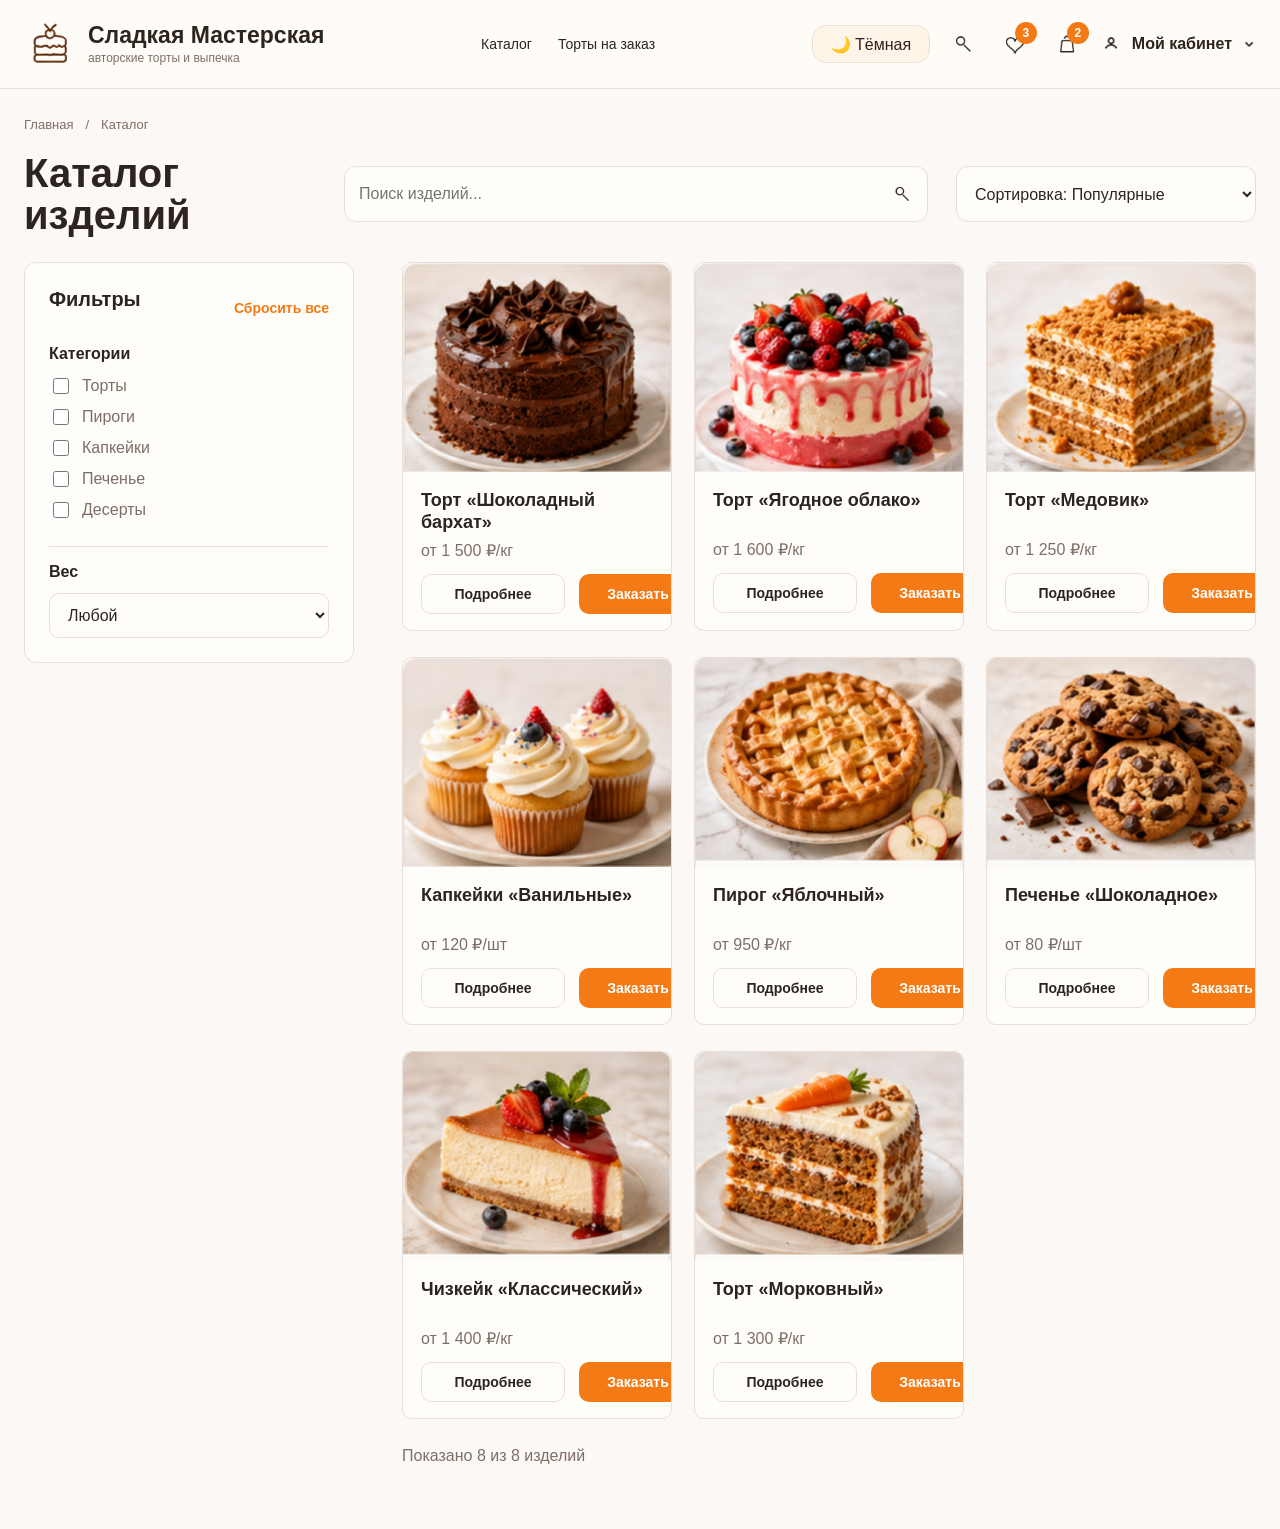
<file: index.html>
<!DOCTYPE html>
<html lang="ru">
<head>
  <meta charset="UTF-8">
  <meta name="viewport" content="width=device-width, initial-scale=1.0">
  <title>Каталог — Сладкая мастерская</title>
  <link rel="stylesheet" href="styles/style.css">
  <script defer src="script/script.js"></script>
</head>
<body>
  <header class="header">
    <div class="container header-inner">
      <a class="logo" href="index.html">
        <img class="logo-mark-img icon-dark" src="media/иконки/логотип.png" alt="Логотип">
        <span>
          <span class="logo-title">Сладкая Мастерская</span>
          <span class="logo-subtitle">авторские торты и выпечка</span>
        </span>
      </a>
      <button class="menu-toggle" type="button" aria-label="Открыть меню" aria-expanded="false" aria-controls="site-navigation">
        <span></span><span></span><span></span>
      </button>
      <nav class="nav" id="site-navigation">
        <a href="index.html">Каталог</a>
        <a href="card.html">Торты на заказ</a>
      </nav>
      <div class="header-actions">
        <button class="theme-toggle" type="button">🌙 Тёмная</button>
        <button class="icon-button" type="button" aria-label="Поиск"><img class="icon-img icon-dark" src="media/иконки/поиск.png" alt=""></button>
        <button class="icon-button" type="button" aria-label="Избранное"><img class="icon-img icon-dark" src="media/иконки/сердце.png" alt=""><span class="badge">3</span></button>
        <button class="icon-button" type="button" aria-label="Корзина"><img class="icon-img icon-dark" src="media/иконки/корзина.png" alt=""><span class="badge">2</span></button>
        <a class="cabinet" href="orders.html"><img class="cabinet-icon icon-dark" src="media/иконки/пользователь.png" alt=""> Мой кабинет <img class="down-icon icon-dark" src="media/иконки/стрелка-вниз.png" alt=""></a>
      </div>
    </div>
  </header>

  <main class="container">
    <div class="breadcrumbs">
      <span>Главная</span><span>/</span><span>Каталог</span>
    </div>

    <div class="page-title-row catalog-title-row">
      <h1>Каталог изделий</h1>
      <div class="catalog-tools">
          <label class="search-field">
            <input type="search" data-catalog-search placeholder="Поиск изделий..." aria-label="Поиск изделий">
            <img class="field-icon icon-dark" src="media/иконки/поиск.png" alt="">
          </label>
          <select class="sort-select" data-catalog-sort aria-label="Сортировка изделий">
            <option value="popular">Сортировка: Популярные</option>
            <option value="price-asc">Сначала дешевле</option>
            <option value="price-desc">Сначала дороже</option>
          </select>
        </div>
    </div>

    <div class="catalog-layout">
      <aside class="sidebar">
        <div class="sidebar-top">
          <h3>Фильтры</h3>
          <button class="reset" type="button" data-reset-filters>Сбросить все</button>
        </div>
        <div class="filter-block">
          <span class="filter-title">Категории</span>
          <label class="filter-line"><input type="checkbox" value="cakes" data-filter-category> Торты</label>
          <label class="filter-line"><input type="checkbox" value="pies" data-filter-category> Пироги</label>
          <label class="filter-line"><input type="checkbox" value="cupcakes" data-filter-category> Капкейки</label>
          <label class="filter-line"><input type="checkbox" value="cookies" data-filter-category> Печенье</label>
          <label class="filter-line"><input type="checkbox" value="desserts" data-filter-category> Десерты</label>
        </div>
        <div class="filter-block">
          <span class="filter-title">Вес</span>
          <select data-filter-weight aria-label="Фильтр по весу">
            <option value="any">Любой</option>
            <option value="under-1">до 1 кг</option>
            <option value="one-to-two">1–2 кг</option>
            <option value="over-2">от 2 кг</option>
          </select>
        </div>
      </aside>

      <section class="main-content">
        <div class="product-list" data-product-list aria-live="polite">
          <article class="product-card" data-category="cakes" data-weight="2" data-price="1500">
            <img src="media/шоколадный-бархат.png" alt="Торт Шоколадный бархат">
            <div class="product-card-body">
              <h3>Торт «Шоколадный бархат»</h3>
              <p class="muted">от 1 500 ₽/кг</p>
              <div class="product-actions">
                <a class="ghost-button" href="card.html">Подробнее</a>
                <a class="button" href="card.html">Заказать</a>
              </div>
            </div>
          </article>
          <article class="product-card" data-category="cakes" data-weight="1.5" data-price="1600">
            <img src="media/ягодное-облако.png" alt="Торт Ягодное облако">
            <div class="product-card-body">
              <h3>Торт «Ягодное облако»</h3>
              <p class="muted">от 1 600 ₽/кг</p>
              <div class="product-actions">
                <a class="ghost-button" href="card.html">Подробнее</a>
                <a class="button" href="card.html">Заказать</a>
              </div>
            </div>
          </article>
          <article class="product-card" data-category="cakes" data-weight="1" data-price="1250">
            <img src="media/медовик.png" alt="Торт Медовик">
            <div class="product-card-body">
              <h3>Торт «Медовик»</h3>
              <p class="muted">от 1 250 ₽/кг</p>
              <div class="product-actions">
                <a class="ghost-button" href="card.html">Подробнее</a>
                <a class="button" href="card.html">Заказать</a>
              </div>
            </div>
          </article>
          <article class="product-card" data-category="cupcakes" data-weight="0.5" data-price="120">
            <img src="media/ванильные-капкейки.png" alt="Капкейки Ванильные">
            <div class="product-card-body">
              <h3>Капкейки «Ванильные»</h3>
              <p class="muted">от 120 ₽/шт</p>
              <div class="product-actions">
                <a class="ghost-button" href="card.html">Подробнее</a>
                <a class="button" href="card.html">Заказать</a>
              </div>
            </div>
          </article>
          <article class="product-card" data-category="pies" data-weight="1" data-price="950">
            <img src="media/яблочный-пирог.png" alt="Пирог Яблочный">
            <div class="product-card-body">
              <h3>Пирог «Яблочный»</h3>
              <p class="muted">от 950 ₽/кг</p>
              <div class="product-actions">
                <a class="ghost-button" href="card.html">Подробнее</a>
                <a class="button" href="card.html">Заказать</a>
              </div>
            </div>
          </article>
          <article class="product-card" data-category="cookies" data-weight="0.5" data-price="80">
            <img src="media/шоколадное-печенье.png" alt="Печенье Шоколадное">
            <div class="product-card-body">
              <h3>Печенье «Шоколадное»</h3>
              <p class="muted">от 80 ₽/шт</p>
              <div class="product-actions">
                <a class="ghost-button" href="card.html">Подробнее</a>
                <a class="button" href="card.html">Заказать</a>
              </div>
            </div>
          </article>
          <article class="product-card" data-category="desserts" data-weight="1.2" data-price="1400">
            <img src="media/классический-чизкейк.png" alt="Чизкейк Классический">
            <div class="product-card-body">
              <h3>Чизкейк «Классический»</h3>
              <p class="muted">от 1 400 ₽/кг</p>
              <div class="product-actions">
                <a class="ghost-button" href="card.html">Подробнее</a>
                <a class="button" href="card.html">Заказать</a>
              </div>
            </div>
          </article>
          <article class="product-card" data-category="cakes" data-weight="2.5" data-price="1300">
            <img src="media/морковный-торт.png" alt="Торт Морковный">
            <div class="product-card-body">
              <h3>Торт «Морковный»</h3>
              <p class="muted">от 1 300 ₽/кг</p>
              <div class="product-actions">
                <a class="ghost-button" href="card.html">Подробнее</a>
                <a class="button" href="card.html">Заказать</a>
              </div>
            </div>
          </article>
        </div>
        <p class="catalog-empty" data-catalog-empty hidden>По выбранным параметрам изделия не найдены.</p>

        <div class="catalog-footer">
          <p class="muted" data-catalog-count>Показано 8 из 8 изделий</p>
        </div>
      </section>
    </div>
  </main>
</body>
</html>
</file>
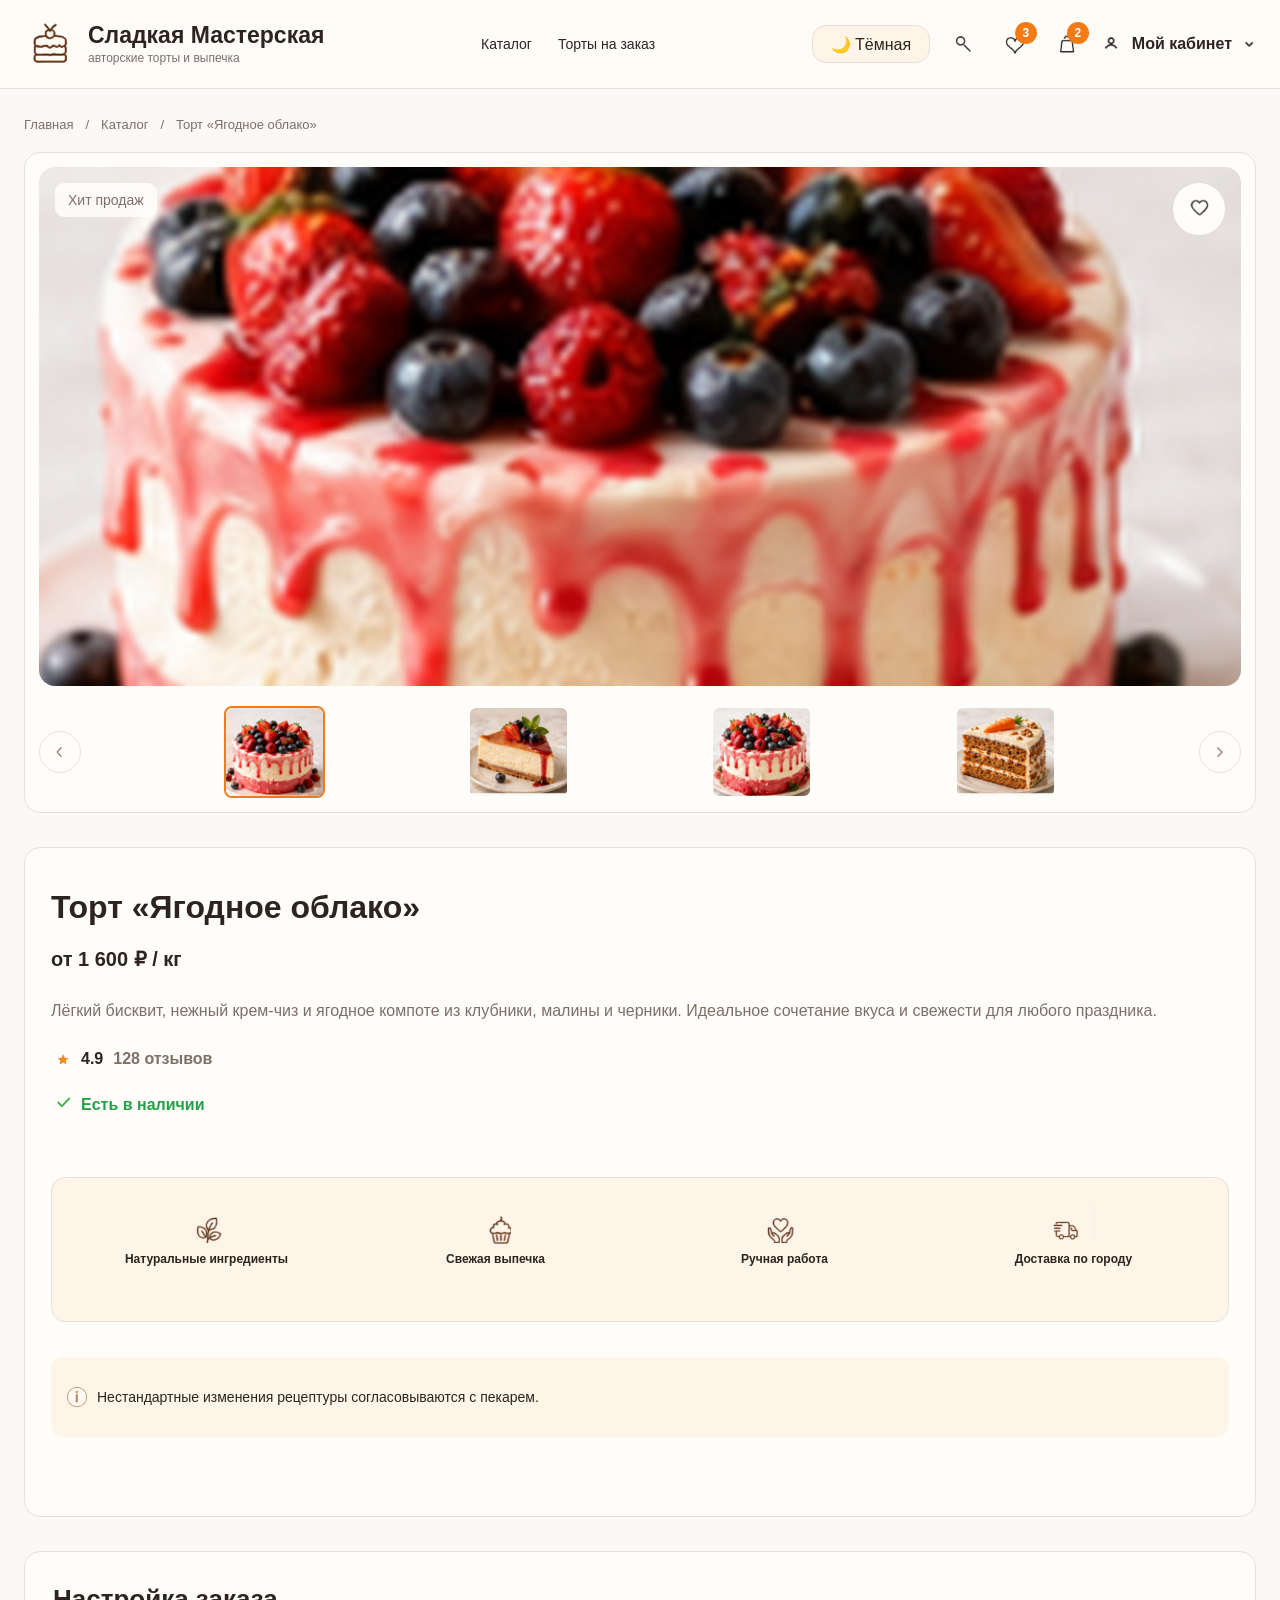
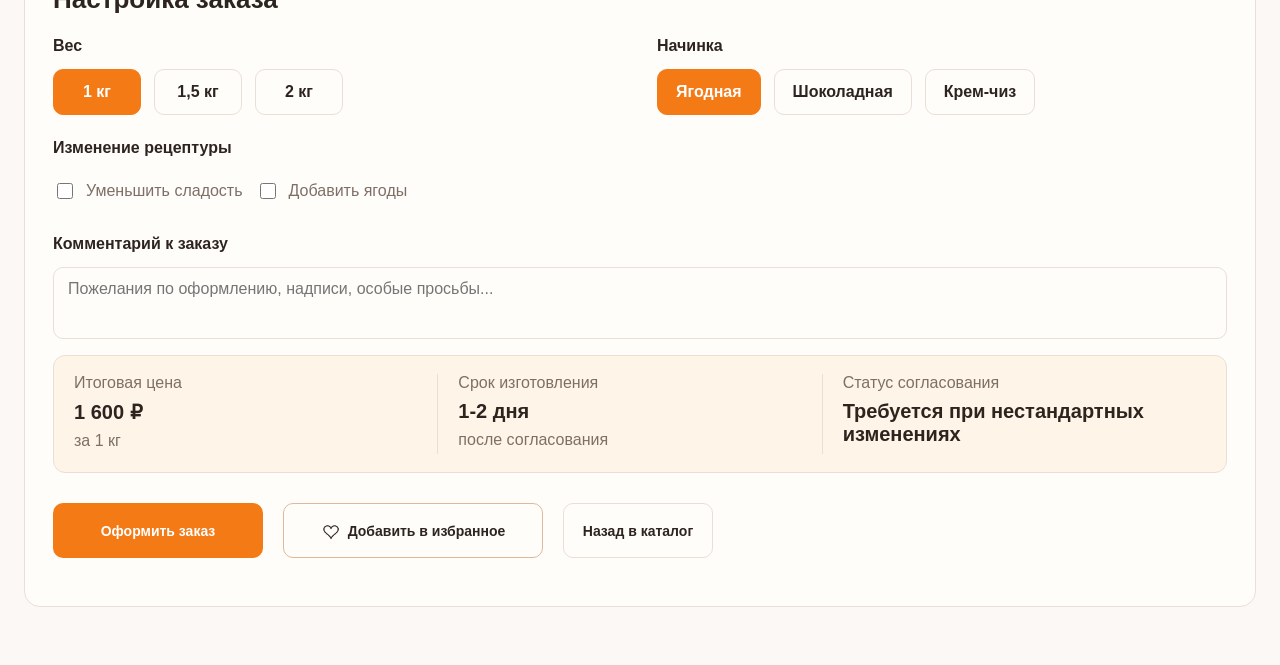
<file: card.html>
<!DOCTYPE html>
<html lang="ru">
<head>
  <meta charset="UTF-8">
  <meta name="viewport" content="width=device-width, initial-scale=1.0">
  <title>Торт «Ягодное облако» — Сладкая мастерская</title>
  <link rel="stylesheet" href="styles/style.css">
  <script defer src="script/script.js"></script>
</head>
<body>
  <header class="header">
    <div class="container header-inner">
      <a class="logo" href="index.html">
        <img class="logo-mark-img icon-dark" src="media/иконки/логотип.png" alt="Логотип">
        <span>
          <span class="logo-title">Сладкая Мастерская</span>
          <span class="logo-subtitle">авторские торты и выпечка</span>
        </span>
      </a>
      <button class="menu-toggle" type="button" aria-label="Открыть меню" aria-expanded="false" aria-controls="site-navigation">
        <span></span><span></span><span></span>
      </button>
      <nav class="nav" id="site-navigation">
        <a href="index.html">Каталог</a>
        <a href="card.html">Торты на заказ</a>
      </nav>
      <div class="header-actions">
        <button class="theme-toggle" type="button">🌙 Тёмная</button>
        <button class="icon-button" type="button" aria-label="Поиск"><img class="icon-img icon-dark" src="media/иконки/поиск.png" alt=""></button>
        <button class="icon-button" type="button" aria-label="Избранное"><img class="icon-img icon-dark" src="media/иконки/сердце.png" alt=""><span class="badge">3</span></button>
        <button class="icon-button" type="button" aria-label="Корзина"><img class="icon-img icon-dark" src="media/иконки/корзина.png" alt=""><span class="badge">2</span></button>
        <a class="cabinet" href="orders.html"><img class="cabinet-icon icon-dark" src="media/иконки/пользователь.png" alt=""> Мой кабинет <img class="down-icon icon-dark" src="media/иконки/стрелка-вниз.png" alt=""></a>
      </div>
    </div>
  </header>

  <main class="container">
    <div class="breadcrumbs">
      <span>Главная</span><span>/</span><span>Каталог</span><span>/</span><span>Торт «Ягодное облако»</span>
    </div>

    <section class="product-detail">
      <div class="gallery" data-slider>
        <div class="gallery-main">
          <img class="slider-image" src="media/слайд-ягодное-облако-1.png" alt="Торт Ягодное облако">
          <span class="hit-label">Хит продаж</span>
          <button class="gallery-favorite" type="button" aria-label="Добавить в избранное"><img class="heart-card-icon icon-dark" src="media/иконки/сердце-карточка.png" alt=""></button>
        </div>
        <div class="thumbs">
          <button class="arrow-btn slider-prev" type="button" aria-label="Предыдущее фото"><img class="arrow-icon icon-dark" src="media/иконки/стрелка-влево.png" alt=""></button>
          <button class="thumb active" type="button" data-image="media/слайд-ягодное-облако-1.png" data-alt="Торт Ягодное облако"><img src="media/миниатюра-ягодное-облако-1.png" alt="Миниатюра торта"></button>
          <button class="thumb" type="button" data-image="media/слайд-ягодное-облако-3.png" data-alt="Торт Ягодное облако в разрезе"><img src="media/миниатюра-ягодное-облако-3.png" alt="Миниатюра торта"></button>
          <button class="thumb" type="button" data-image="media/слайд-ягодное-облако-2.png" data-alt="Чизкейк Классический"><img src="media/миниатюра-ягодное-облако-2.png" alt="Миниатюра десерта"></button>
          <button class="thumb" type="button" data-image="media/слайд-ягодное-облако-4.png" data-alt="Торт Морковный"><img src="media/миниатюра-ягодное-облако-4.png" alt="Миниатюра торта"></button>
          <button class="arrow-btn slider-next" type="button" aria-label="Следующее фото"><img class="arrow-icon icon-dark" src="media/иконки/стрелка-вправо.png" alt=""></button>
        </div>
      </div>

      <article class="product-info">
        <h1>Торт «Ягодное облако»</h1>
        <h3>от 1 600 ₽ / кг</h3>
        <p class="muted">Лёгкий бисквит, нежный крем-чиз и ягодное компоте из клубники, малины и черники. Идеальное сочетание вкуса и свежести для любого праздника.</p>
        <div class="rating"><img class="inline-icon" src="media/иконки/звезда.png" alt=""><span>4.9</span><span class="muted">128 отзывов</span></div>
        <div class="stock"><img class="inline-icon" src="media/иконки/галочка.png" alt=""><span>Есть в наличии</span></div>
        <div class="features">
          <div class="feature"><img class="feature-icon-img icon-dark" src="media/иконки/лист.png" alt="">Натуральные ингредиенты</div>
          <div class="feature"><img class="feature-icon-img icon-dark" src="media/иконки/кекс.png" alt="">Свежая выпечка</div>
          <div class="feature"><img class="feature-icon-img icon-dark" src="media/иконки/ручная-работа.png" alt="">Ручная работа</div>
          <div class="feature"><img class="feature-icon-img icon-dark" src="media/иконки/доставка.png" alt="">Доставка по городу</div>
        </div>
        <div class="notice"><img class="notice-icon icon-dark" src="media/иконки/информация.png" alt=""> Нестандартные изменения рецептуры согласовываются с пекарем.</div>
      </article>

      <aside class="order-settings">
        <h2>Настройка заказа</h2>
        <div class="settings-row">
        <div class="option-group">
          <span class="option-title">Вес</span>
          <div class="option-line">
            <button class="choice active" type="button">1 кг</button>
            <button class="choice" type="button">1,5 кг</button>
            <button class="choice" type="button">2 кг</button>
          </div>
        </div>
        <div class="option-group">
          <span class="option-title">Начинка</span>
          <div class="option-line">
            <button class="choice active" type="button">Ягодная</button>
            <button class="choice" type="button">Шоколадная</button>
            <button class="choice" type="button">Крем-чиз</button>
          </div>
        </div>
        </div>
        <div class="option-group">
          <span class="option-title">Изменение рецептуры</span>
          <div class="option-line">
            <label class="filter-line"><input type="checkbox"> Уменьшить сладость</label>
            <label class="filter-line"><input type="checkbox"> Добавить ягоды</label>
          </div>
        </div>
        <div class="option-group">
          <span class="option-title">Комментарий к заказу</span>
          <textarea placeholder="Пожелания по оформлению, надписи, особые просьбы..."></textarea>
        </div>
        <div class="order-summary">
          <div>
            <span class="muted">Итоговая цена</span>
            <strong>1 600 ₽</strong>
            <span class="muted">за 1 кг</span>
          </div>
          <div>
            <span class="muted">Срок изготовления</span>
            <strong>1-2 дня</strong>
            <span class="muted">после согласования</span>
          </div>
          <div>
            <span class="muted">Статус согласования</span>
            <strong>Требуется при нестандартных изменениях</strong>
          </div>
        </div>
        <div class="form-actions">
          <a class="button" href="order-agreement.html">Оформить заказ</a>
          <a class="outline-button" href="#"><img class="button-icon icon-dark" src="media/иконки/сердце.png" alt=""> Добавить в избранное</a>
          <a class="ghost-button" href="index.html">Назад в каталог</a>
        </div>
      </aside>
    </section>
  </main>
</body>
</html>
</file>
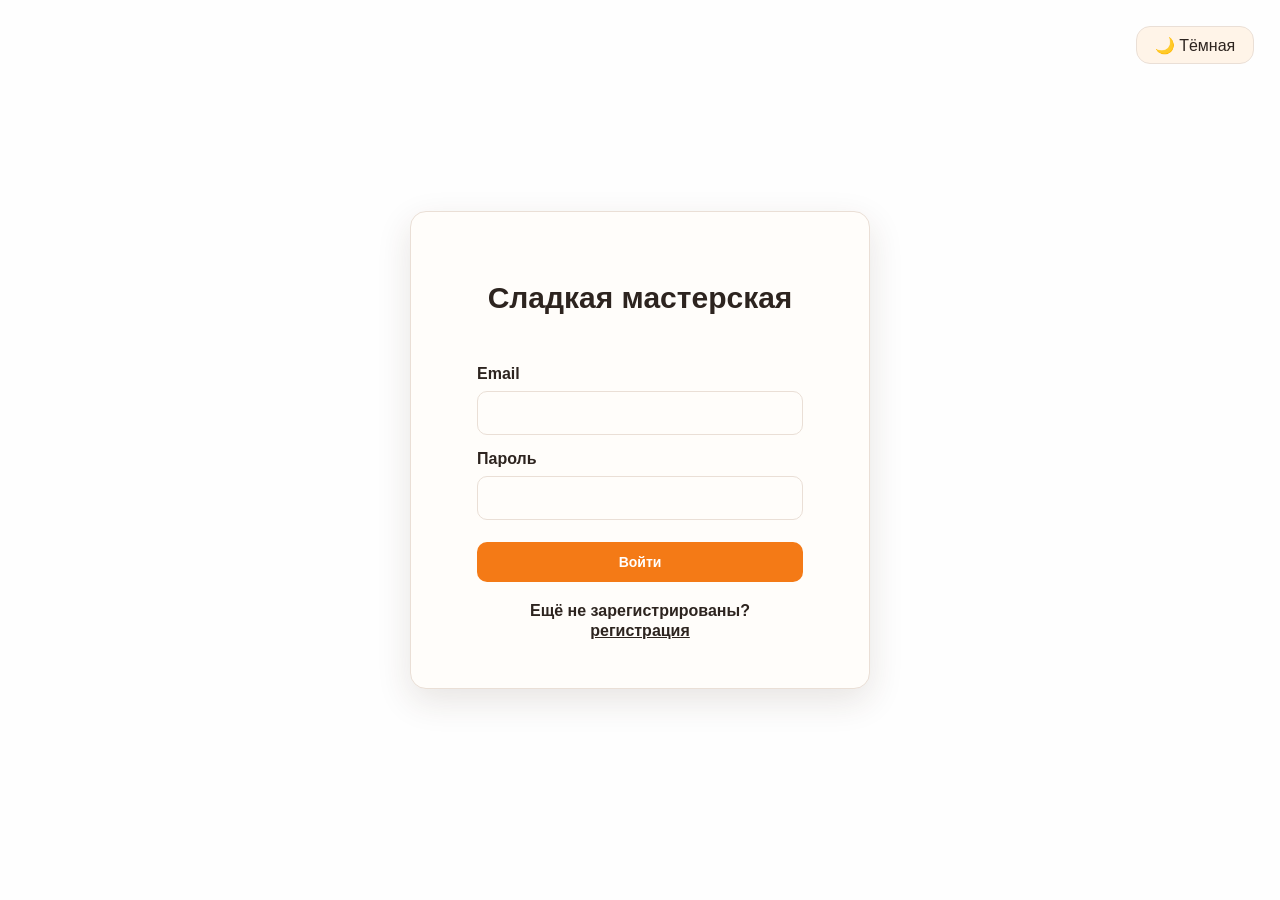
<file: login.html>
<!DOCTYPE html>
<html lang="ru">
<head>
  <meta charset="UTF-8">
  <meta name="viewport" content="width=device-width, initial-scale=1.0">
  <title>Вход — Сладкая мастерская</title>
  <link rel="stylesheet" href="styles/style.css">
  <script defer src="script/script.js"></script>
</head>
<body class="auth-page">
  <button class="theme-toggle auth-theme" type="button">🌙 Тёмная</button>
  <form class="auth-card">
    <h1>Сладкая мастерская</h1>
    <label for="email">Email</label>
    <input id="email" type="email">
    <label for="password">Пароль</label>
    <input id="password" type="password">
    <a class="button" href="index.html">Войти</a>
    <div class="auth-links">
      <span>Ещё не зарегистрированы?</span>
      <a class="link" href="registration.html">регистрация</a>
    </div>
  </form>
</body>
</html>
</file>
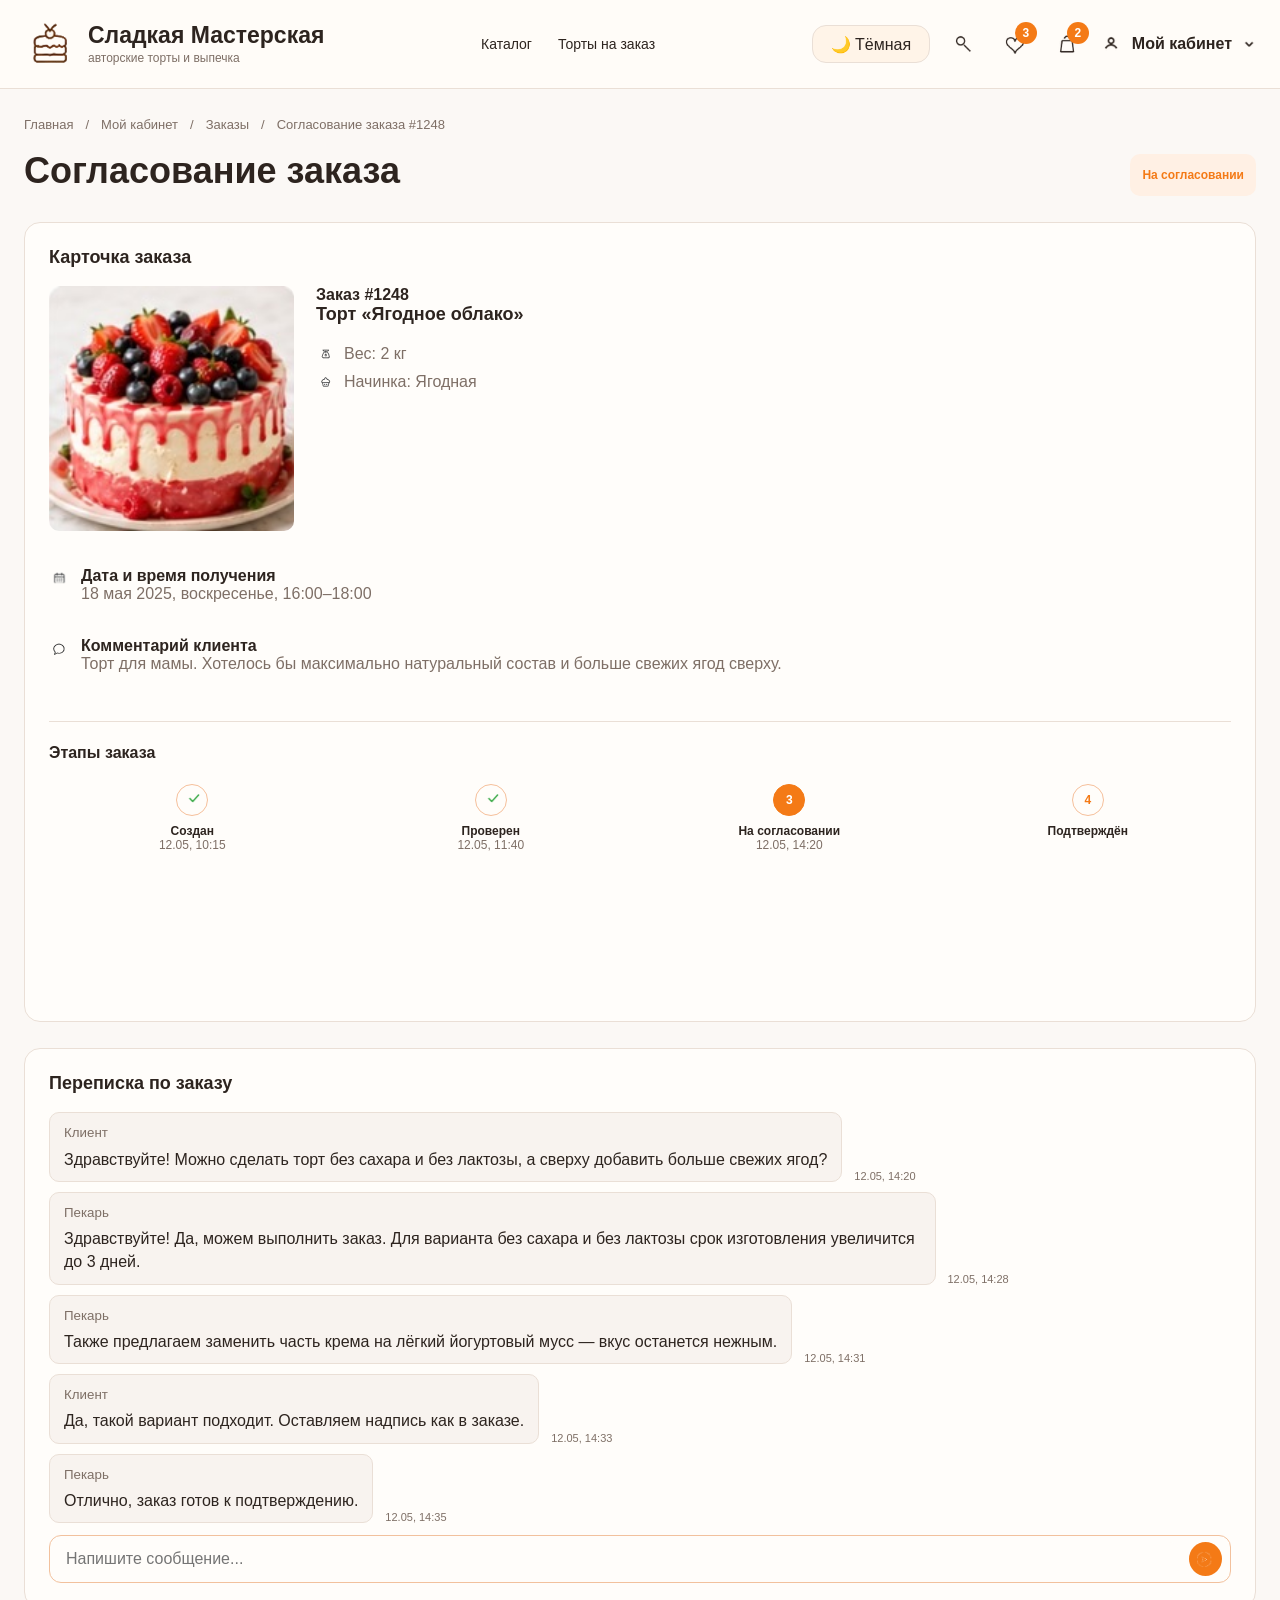
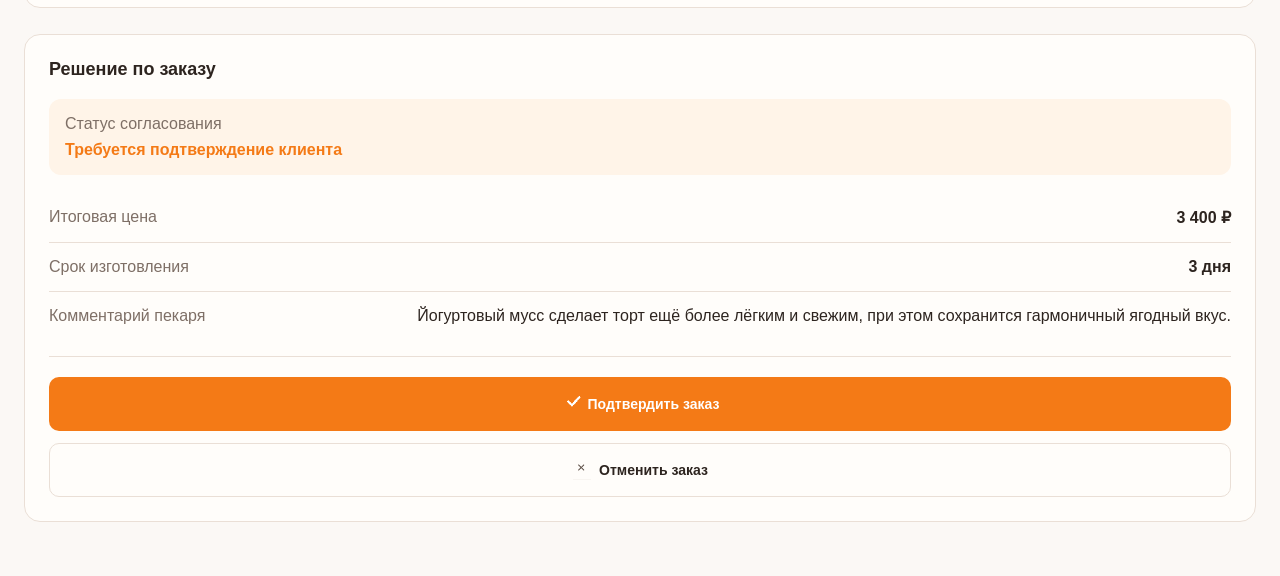
<file: order-agreement.html>
<!DOCTYPE html>
<html lang="ru">
<head>
  <meta charset="UTF-8">
  <meta name="viewport" content="width=device-width, initial-scale=1.0">
  <title>Согласование заказа — Сладкая мастерская</title>
  <link rel="stylesheet" href="styles/style.css">
  <script defer src="script/script.js"></script>
</head>
<body>
  <header class="header">
    <div class="container header-inner">
      <a class="logo" href="index.html">
        <img class="logo-mark-img icon-dark" src="media/иконки/логотип.png" alt="Логотип">
        <span>
          <span class="logo-title">Сладкая Мастерская</span>
          <span class="logo-subtitle">авторские торты и выпечка</span>
        </span>
      </a>
      <button class="menu-toggle" type="button" aria-label="Открыть меню" aria-expanded="false" aria-controls="site-navigation">
        <span></span><span></span><span></span>
      </button>
      <nav class="nav" id="site-navigation">
        <a href="index.html">Каталог</a>
        <a href="card.html">Торты на заказ</a>
      </nav>
      <div class="header-actions">
        <button class="theme-toggle" type="button">🌙 Тёмная</button>
        <button class="icon-button" type="button" aria-label="Поиск"><img class="icon-img icon-dark" src="media/иконки/поиск.png" alt=""></button>
        <button class="icon-button" type="button" aria-label="Избранное"><img class="icon-img icon-dark" src="media/иконки/сердце.png" alt=""><span class="badge">3</span></button>
        <button class="icon-button" type="button" aria-label="Корзина"><img class="icon-img icon-dark" src="media/иконки/корзина.png" alt=""><span class="badge">2</span></button>
        <a class="cabinet" href="orders.html"><img class="cabinet-icon icon-dark" src="media/иконки/пользователь.png" alt=""> Мой кабинет <img class="down-icon icon-dark" src="media/иконки/стрелка-вниз.png" alt=""></a>
      </div>
    </div>
  </header>

  <main class="container">
    <div class="breadcrumbs">
      <span>Главная</span><span>/</span><span>Мой кабинет</span><span>/</span><span>Заказы</span><span>/</span><span>Согласование заказа #1248</span>
    </div>
    <div class="page-title-row">
      <h1>Согласование заказа</h1>
      <span class="status orange">На согласовании</span>
    </div>

    <section class="agreement-layout">
      <article class="agreement-card">
        <h3>Карточка заказа</h3>
        <div class="agreement-product">
          <img src="media/ягодное-облако-квадрат.jpg" alt="Заказ Ягодное облако">
          <div>
            <strong>Заказ #1248</strong>
            <h3>Торт «Ягодное облако»</h3>
            <p class="muted icon-line"><img class="inline-icon icon-dark" src="media/иконки/вес.png" alt=""> Вес: 2 кг</p>
            <p class="muted icon-line"><img class="inline-icon icon-dark" src="media/иконки/начинка.png" alt=""> Начинка: Ягодная</p>
          </div>
        </div>
        <div class="info-row">
          <img class="info-icon icon-dark" src="media/иконки/календарь.png" alt="">
          <div>
            <strong>Дата и время получения</strong>
            <p class="muted">18 мая 2025, воскресенье, 16:00–18:00</p>
          </div>
        </div>
        <div class="info-row">
          <img class="info-icon icon-dark" src="media/иконки/комментарий.png" alt="">
          <div>
            <strong>Комментарий клиента</strong>
            <p class="muted">Торт для мамы. Хотелось бы максимально натуральный состав и больше свежих ягод сверху.</p>
          </div>
        </div>
        <div class="step-box">
          <strong>Этапы заказа</strong>
          <div class="step-list">
            <div class="step"><span class="step-num"><img class="step-icon" src="media/иконки/галочка.png" alt=""></span><strong>Создан</strong><span>12.05, 10:15</span></div>
            <div class="step"><span class="step-num"><img class="step-icon" src="media/иконки/галочка.png" alt=""></span><strong>Проверен</strong><span>12.05, 11:40</span></div>
            <div class="step active"><span class="step-num">3</span><strong>На согласовании</strong><span>12.05, 14:20</span></div>
            <div class="step"><span class="step-num">4</span><strong>Подтверждён</strong></div>
          </div>
        </div>
      </article>

      <section class="chat-card">
        <h3>Переписка по заказу</h3>
        <div class="message-row">
          <div class="message">
            <small>Клиент</small>
            Здравствуйте! Можно сделать торт без сахара и без лактозы, а сверху добавить больше свежих ягод?
          </div>
          <span class="message-time">12.05, 14:20</span>
        </div>
        <div class="message-row">
          <div class="message">
            <small>Пекарь</small>
            Здравствуйте! Да, можем выполнить заказ. Для варианта без сахара и без лактозы срок изготовления увеличится до 3 дней.
          </div>
          <span class="message-time">12.05, 14:28</span>
        </div>
        <div class="message-row">
          <div class="message">
            <small>Пекарь</small>
            Также предлагаем заменить часть крема на лёгкий йогуртовый мусс — вкус останется нежным.
          </div>
          <span class="message-time">12.05, 14:31</span>
        </div>
        <div class="message-row">
          <div class="message">
            <small>Клиент</small>
            Да, такой вариант подходит. Оставляем надпись как в заказе.
          </div>
          <span class="message-time">12.05, 14:33</span>
        </div>
        <div class="message-row">
          <div class="message">
            <small>Пекарь</small>
            Отлично, заказ готов к подтверждению.
          </div>
          <span class="message-time">12.05, 14:35</span>
        </div>
        <div class="chat-input">
          <input type="text" placeholder="Напишите сообщение...">
          <button class="send-btn" type="button" aria-label="Отправить"><img class="send-icon" src="media/иконки/отправить.png" alt=""></button>
        </div>
      </section>

      <aside class="decision-card">
        <h3>Решение по заказу</h3>
        <div class="decision-status">
          <span class="muted">Статус согласования</span>
          <strong>Требуется подтверждение клиента</strong>
        </div>
        <div class="decision-line">
          <span class="muted">Итоговая цена</span>
          <strong>3 400 ₽</strong>
        </div>
        <div class="decision-line">
          <span class="muted">Срок изготовления</span>
          <strong>3 дня</strong>
        </div>
        <div class="decision-line">
          <span class="muted">Комментарий пекаря</span>
          <p>Йогуртовый мусс сделает торт ещё более лёгким и свежим, при этом сохранится гармоничный ягодный вкус.</p>
        </div>
        <div class="decision-actions">
          <a class="button wide-button" href="orders.html"><img class="button-icon button-icon-light" src="media/иконки/галочка.png" alt=""> Подтвердить заказ</a>
          <a class="ghost-button wide-button" href="orders.html"><img class="button-icon icon-dark" src="media/иконки/крестик.png" alt=""> Отменить заказ</a>
        </div>
      </aside>
    </section>
  </main>
</body>
</html>
</file>
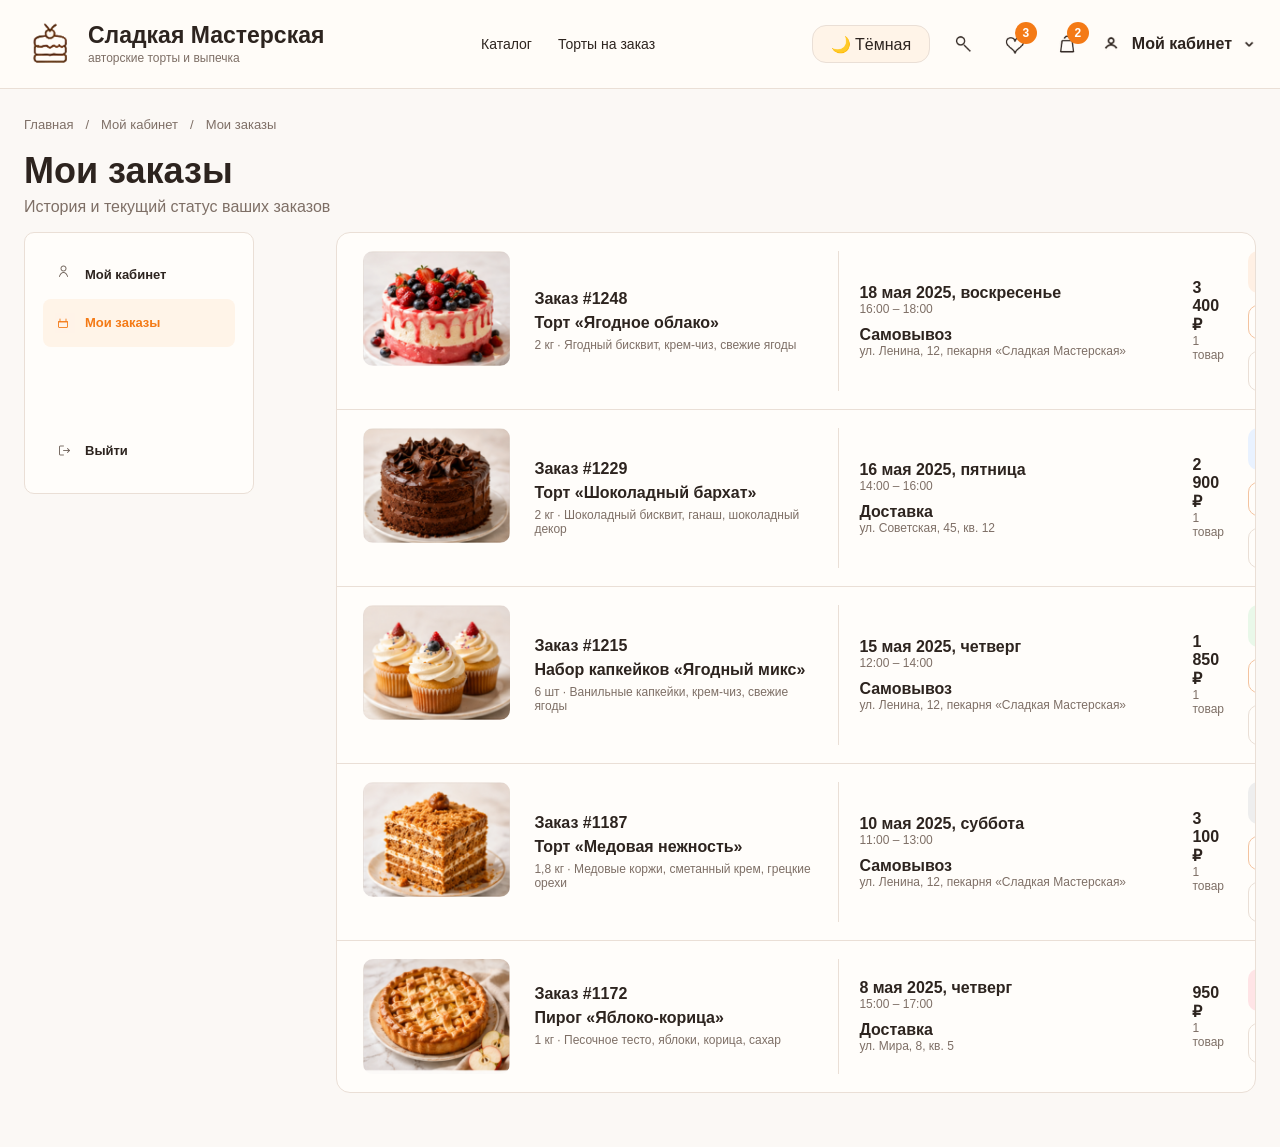
<file: orders.html>
<!DOCTYPE html>
<html lang="ru">
<head>
  <meta charset="UTF-8">
  <meta name="viewport" content="width=device-width, initial-scale=1.0">
  <title>Мои заказы — Сладкая мастерская</title>
  <link rel="stylesheet" href="styles/style.css">
  <script defer src="script/script.js"></script>
</head>
<body>
  <header class="header">
    <div class="container header-inner">
      <a class="logo" href="index.html">
        <img class="logo-mark-img icon-dark" src="media/иконки/логотип.png" alt="Логотип">
        <span>
          <span class="logo-title">Сладкая Мастерская</span>
          <span class="logo-subtitle">авторские торты и выпечка</span>
        </span>
      </a>
      <button class="menu-toggle" type="button" aria-label="Открыть меню" aria-expanded="false" aria-controls="site-navigation">
        <span></span><span></span><span></span>
      </button>
      <nav class="nav" id="site-navigation">
        <a href="index.html">Каталог</a>
        <a href="card.html">Торты на заказ</a>
      </nav>
      <div class="header-actions">
        <button class="theme-toggle" type="button">🌙 Тёмная</button>
        <button class="icon-button" type="button" aria-label="Поиск"><img class="icon-img icon-dark" src="media/иконки/поиск.png" alt=""></button>
        <button class="icon-button" type="button" aria-label="Избранное"><img class="icon-img icon-dark" src="media/иконки/сердце.png" alt=""><span class="badge">3</span></button>
        <button class="icon-button" type="button" aria-label="Корзина"><img class="icon-img icon-dark" src="media/иконки/корзина.png" alt=""><span class="badge">2</span></button>
        <a class="cabinet" href="orders.html"><img class="cabinet-icon icon-dark" src="media/иконки/пользователь.png" alt=""> Мой кабинет <img class="down-icon icon-dark" src="media/иконки/стрелка-вниз.png" alt=""></a>
      </div>
    </div>
  </header>

  <main class="container">
    <div class="breadcrumbs">
      <span>Главная</span><span>/</span><span>Мой кабинет</span><span>/</span><span>Мои заказы</span>
    </div>
    <h1>Мои заказы</h1>
    <p class="muted">История и текущий статус ваших заказов</p>

    <section class="orders-layout">
      <aside class="account-menu">
        <div class="account-link"><img class="account-icon icon-dark" src="media/иконки/кабинет.png" alt=""> Мой кабинет</div>
        <a class="account-link active" href="orders.html"><img class="account-icon" src="media/иконки/мои-заказы.png" alt=""> Мои заказы</a>
        <a class="account-link exit" href="login.html"><img class="account-icon icon-dark" src="media/иконки/выход.png" alt=""> Выйти</a>
      </aside>

      <div class="orders-panel">
        <article class="order-row">
          <img src="media/ягодное-облако.png" alt="Заказ ягодного торта">
          <div class="order-info">
            <strong>Заказ #1248</strong>
            <strong>Торт «Ягодное облако»</strong>
            <p>2 кг · Ягодный бисквит, крем-чиз, свежие ягоды</p>
          </div>
          <div class="order-meta">
            <div><strong>18 мая 2025, воскресенье</strong><p>16:00 – 18:00</p></div>
            <div><strong>Самовывоз</strong><p>ул. Ленина, 12, пекарня «Сладкая Мастерская»</p></div>
          </div>
          <div class="order-price"><strong>3 400 ₽</strong><p>1 товар</p></div>
          <div class="order-right">
            <span class="status orange">На согласовании</span>
            <a class="small-button" href="order-agreement.html">Перейти к согласованию</a>
            <a class="ghost-button" href="card.html">Подробнее</a>
          </div>
        </article>

        <article class="order-row">
          <img src="media/шоколадный-бархат.png" alt="Заказ шоколадного торта">
          <div class="order-info">
            <strong>Заказ #1229</strong>
            <strong>Торт «Шоколадный бархат»</strong>
            <p>2 кг · Шоколадный бисквит, ганаш, шоколадный декор</p>
          </div>
          <div class="order-meta">
            <div><strong>16 мая 2025, пятница</strong><p>14:00 – 16:00</p></div>
            <div><strong>Доставка</strong><p>ул. Советская, 45, кв. 12</p></div>
          </div>
          <div class="order-price"><strong>2 900 ₽</strong><p>1 товар</p></div>
          <div class="order-right">
            <span class="status blue">В работе</span>
            <a class="small-button" href="card.html">Открыть заказ</a>
            <a class="ghost-button" href="card.html">Подробнее</a>
          </div>
        </article>

        <article class="order-row">
          <img src="media/ванильные-капкейки.png" alt="Заказ капкейков">
          <div class="order-info">
            <strong>Заказ #1215</strong>
            <strong>Набор капкейков «Ягодный микс»</strong>
            <p>6 шт · Ванильные капкейки, крем-чиз, свежие ягоды</p>
          </div>
          <div class="order-meta">
            <div><strong>15 мая 2025, четверг</strong><p>12:00 – 14:00</p></div>
            <div><strong>Самовывоз</strong><p>ул. Ленина, 12, пекарня «Сладкая Мастерская»</p></div>
          </div>
          <div class="order-price"><strong>1 850 ₽</strong><p>1 товар</p></div>
          <div class="order-right">
            <span class="status green">Готов</span>
            <a class="small-button" href="card.html">Открыть заказ</a>
            <a class="ghost-button" href="card.html">Подробнее</a>
          </div>
        </article>

        <article class="order-row">
          <img src="media/медовик.png" alt="Заказ медового торта">
          <div class="order-info">
            <strong>Заказ #1187</strong>
            <strong>Торт «Медовая нежность»</strong>
            <p>1,8 кг · Медовые коржи, сметанный крем, грецкие орехи</p>
          </div>
          <div class="order-meta">
            <div><strong>10 мая 2025, суббота</strong><p>11:00 – 13:00</p></div>
            <div><strong>Самовывоз</strong><p>ул. Ленина, 12, пекарня «Сладкая Мастерская»</p></div>
          </div>
          <div class="order-price"><strong>3 100 ₽</strong><p>1 товар</p></div>
          <div class="order-right">
            <span class="status gray">Получен</span>
            <a class="small-button" href="card.html">Повторить заказ</a>
            <a class="ghost-button" href="card.html">Подробнее</a>
          </div>
        </article>

        <article class="order-row">
          <img src="media/яблочный-пирог.png" alt="Заказ пирога">
          <div class="order-info">
            <strong>Заказ #1172</strong>
            <strong>Пирог «Яблоко-корица»</strong>
            <p>1 кг · Песочное тесто, яблоки, корица, сахар</p>
          </div>
          <div class="order-meta">
            <div><strong>8 мая 2025, четверг</strong><p>15:00 – 17:00</p></div>
            <div><strong>Доставка</strong><p>ул. Мира, 8, кв. 5</p></div>
          </div>
          <div class="order-price"><strong>950 ₽</strong><p>1 товар</p></div>
          <div class="order-right">
            <span class="status red">Отменён</span>
            <a class="ghost-button" href="card.html">Подробнее</a>
          </div>
        </article>
      </div>
    </section>
  </main>
</body>
</html>
</file>
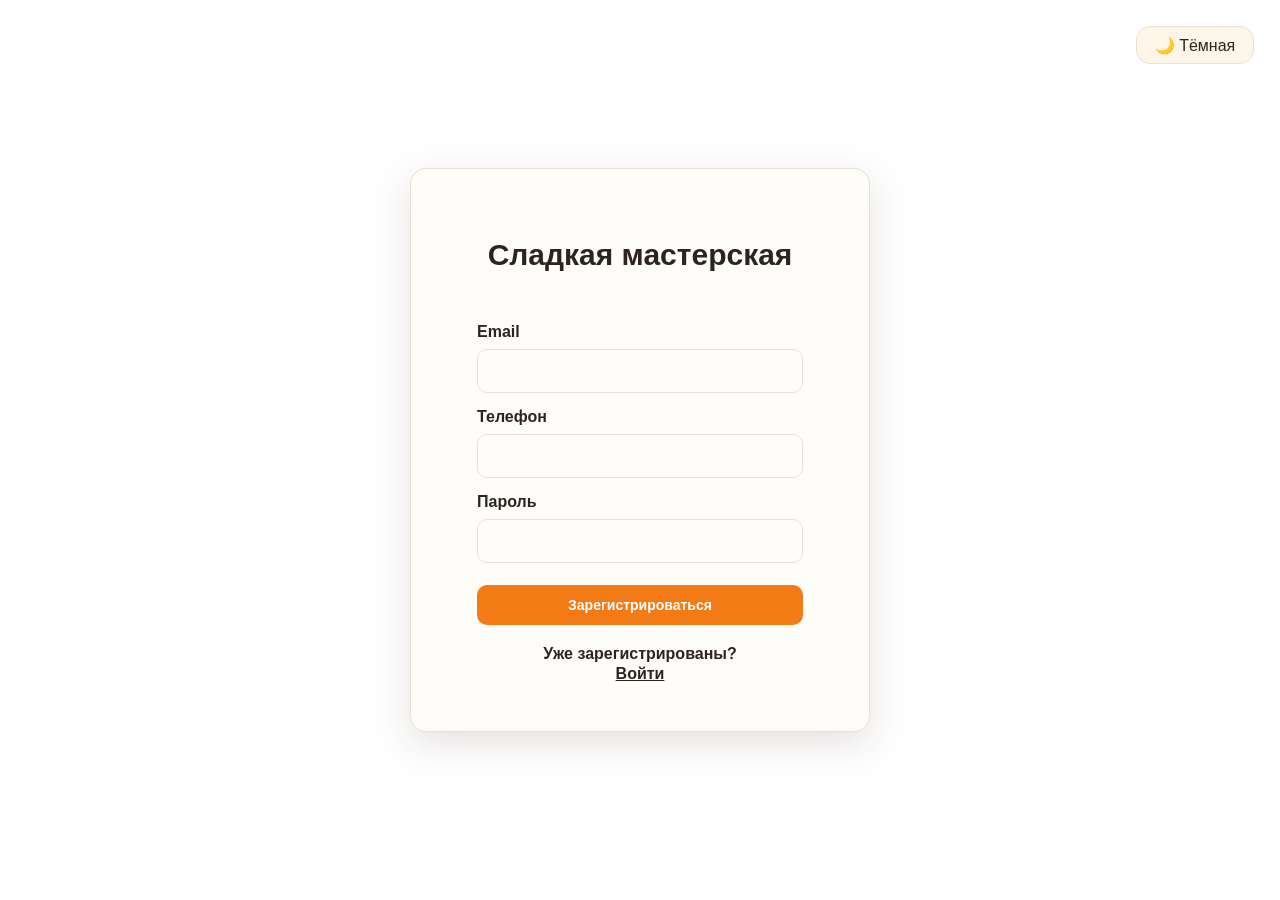
<file: registration.html>
<!DOCTYPE html>
<html lang="ru">
<head>
  <meta charset="UTF-8">
  <meta name="viewport" content="width=device-width, initial-scale=1.0">
  <title>Регистрация — Сладкая мастерская</title>
  <link rel="stylesheet" href="styles/style.css">
  <script defer src="script/script.js"></script>
</head>
<body class="auth-page">
  <button class="theme-toggle auth-theme" type="button">🌙 Тёмная</button>
  <form class="auth-card">
    <h1>Сладкая мастерская</h1>
    <label for="email">Email</label>
    <input id="email" type="email">
    <label for="phone">Телефон</label>
    <input id="phone" type="tel">
    <label for="password">Пароль</label>
    <input id="password" type="password">
    <a class="button" href="index.html">Зарегистрироваться</a>
    <div class="auth-links">
      <span>Уже зарегистрированы?</span>
      <a class="link" href="login.html">Войти</a>
    </div>
  </form>
</body>
</html>
</file>
<file: styles/style.css>
*{
  box-sizing: border-box;
}
:root{
  --bg: #fbf8f5;
  --surface: #fffdfa;
  --surface-2: #fff4e8;
  --text: #2d241f;
  --muted: #7e6f66;
  --line: #eadfd6;
  --accent: #f47a16;
  --accent-2: #ff8b25;
  --success: #24a148;
  --danger: #d93636;
  --blue: #2f80ed;
  --shadow: 0 12px 35px rgba(66, 43, 27, 0.12);
}
body.dark-theme{
  --bg: #17120f;
  --surface: #241b17;
  --surface-2: #33241b;
  --text: #f8eee6;
  --muted: #d0bdb0;
  --line: #44342d;
  --accent: #ff8b25;
  --accent-2: #ff9e43;
  --success: #6fdc8c;
  --danger: #ff7a7a;
  --blue: #82b9ff;
  --shadow: 0 12px 35px rgba(0, 0, 0, 0.35);
}
html{
  scroll-behavior: smooth;
}
body{
  margin: 0;
  min-height: 100vh;
  background: var(--bg);
  color: var(--text);
  font-family: Arial, Helvetica, sans-serif;
  font-size: 16px;
}
img{
  display: block;
  max-width: 100%;
}
a{
  color: inherit;
  text-decoration: none;
}
button, input, select, textarea{
  font: inherit;
}
button, a.button, .icon-button, .theme-toggle{
  cursor: pointer;
}
.container{
  width: min(100% - 48px, 1320px);
  margin: 0 auto;
}
.header{
  background: var(--surface);
  border-bottom: 1px solid var(--line);
}
.header-inner{
  min-height: 90px;
  display: flex;
  align-items: center;
  justify-content: space-between;
  gap: 28px;
}
.logo{
  display: flex;
  align-items: center;
  gap: 12px;
  min-width: 250px;
}
.logo-mark-img{
  width: 54px;
  height: 54px;
  object-fit: contain;
}
.logo-title{
  display: block;
  font-size: 21px;
  line-height: 1.1;
  font-weight: 800;
}
.logo-subtitle{
  display: block;
  margin-top: 2px;
  color: var(--muted);
  font-size: 12px;
}
.nav{
  display: flex;
  align-items: center;
  justify-content: center;
  gap: 30px;
  color: var(--text);
  font-size: 14px;
  flex: 1;
}
.nav a:hover, .cabinet:hover, .link:hover{
  color: var(--accent);
}
.header-actions{
  display: flex;
  align-items: center;
  justify-content: flex-end;
  gap: 14px;
  min-width: 250px;
}
.icon-button, .theme-toggle{
  border: 0;
  background: transparent;
  color: var(--text);
  position: relative;
  min-width: 34px;
  height: 34px;
  border-radius: 12px;
  display: flex;
  align-items: center;
  justify-content: center;
  font-size: 20px;
}
.theme-toggle{
  border: 1px solid var(--line);
  background: var(--surface-2);
  font-size: 16px;
  padding: 0 12px;
  gap: 7px;
}
.badge{
  position: absolute;
  top: 0;
  right: 0;
  width: 18px;
  height: 18px;
  border-radius: 50%;
  display: flex;
  align-items: center;
  justify-content: center;
  background: var(--accent);
  color: #fff;
  font-size: 11px;
  font-weight: 700;
}
.cabinet{
  display: flex;
  align-items: center;
  gap: 7px;
  font-weight: 700;
  font-size: 14px;
}
.breadcrumbs{
  display: flex;
  gap: 12px;
  color: var(--muted);
  font-size: 12px;
  padding: 22px 0 8px;
}
.page-title-row{
  display: flex;
  align-items: center;
  justify-content: space-between;
  gap: 20px;
  margin-bottom: 24px;
}
h1, h2, h3, p{
  margin-top: 0;
}
h1{
  font-size: 36px;
  line-height: 1.05;
  margin-bottom: 8px;
}
h2{
  font-size: 26px;
  line-height: 1.2;
}
h3{
  font-size: 18px;
  line-height: 1.2;
}
.muted{
  color: var(--muted);
}
.catalog-layout{
  display: flex;
  align-items: flex-start;
  gap: 34px;
  padding-bottom: 48px;
}
.sidebar, .card, .panel, .auth-card{
  background: var(--surface);
  border: 1px solid var(--line);
  border-radius: 16px;
  box-shadow: none;
}
.sidebar{
  width: 250px;
  padding: 20px;
}
.sidebar-top, .filter-line, .section-title-row, .order-top, .info-row, .status-line, .message-row, .option-line, .step-list, .actions-row, .pagination, .product-actions, .price-row, .thumbs, .gallery-arrows, .cards-line, .auth-links, .account-link, .order-row, .order-info, .order-meta, .order-right, .summary-row, .chat-input, .decision-line, .card-header{
  display: flex;
}
.sidebar-top, .section-title-row, .order-top, .status-line, .actions-row, .price-row, .card-header{
  align-items: center;
  justify-content: space-between;
  gap: 12px;
}
.sidebar h3{
  margin-bottom: 18px;
}
.reset{
  color: var(--accent);
  font-size: 14px;
  font-weight: 700;
  padding: 0;
  border: 0;
  background: transparent;
  cursor: pointer;
  font-family: inherit;
}
.reset:hover,
.reset:focus-visible{
  text-decoration: underline;
}
.product-card.is-hidden{
  display: none;
}
.catalog-empty{
  margin: 26px 0;
  padding: 20px;
  border: 1px dashed var(--line);
  border-radius: 14px;
  background: var(--surface);
  color: var(--muted);
  text-align: center;
}
.filter-block{
  padding: 16px 0;
  border-bottom: 1px solid var(--line);
}
.filter-block:last-child{
  border-bottom: 0;
  padding-bottom: 0;
}
.filter-title{
  display: block;
  margin-bottom: 12px;
  font-weight: 700;
}
.filter-line{
  align-items: center;
  gap: 10px;
  margin: 9px 0;
  color: var(--muted);
}
input[type="checkbox"]{
  width: 16px;
  height: 16px;
  accent-color: var(--accent);
}
select, input, textarea{
  width: 100%;
  border: 1px solid var(--line);
  border-radius: 10px;
  background: var(--surface);
  color: var(--text);
  padding: 12px 14px;
  outline: none;
}
textarea{
  resize: none;
  min-height: 78px;
}
.main-content{
  flex: 1;
  min-width: 0;
}
.catalog-tools{
  display: flex;
  align-items: center;
  gap: 22px;
  margin-bottom: 20px;
}
.search-field{
  flex: 1;
  position: relative;
}
.search-field input{
  height: 46px;
  padding-right: 44px;
}
.field-icon{
  position: absolute;
  right: 15px;
  top: 50%;
  transform: translateY(-50%);
  width: 22px;
  height: 22px;
  object-fit: contain;
}
.sort-select{
  width: 230px;
}
.product-list{
  display: flex;
  flex-wrap: wrap;
  gap: 22px;
}
.product-card{
  width: calc((100% - 66px) / 4);
  min-width: 210px;
  overflow: hidden;
  background: var(--surface);
  border: 1px solid var(--line);
  border-radius: 14px;
}
.product-card img{
  width: 100%;
  height: 185px;
  object-fit: cover;
}
.product-card-body{
  padding: 16px;
}
.product-card h3{
  margin-bottom: 10px;
  font-size: 17px;
}
.product-card p{
  margin-bottom: 14px;
}
.product-actions{
  align-items: center;
  gap: 10px;
}
.button, .ghost-button, .small-button, .outline-button{
  border-radius: 10px;
  border: 1px solid transparent;
  min-height: 40px;
  padding: 0 18px;
  display: inline-flex;
  align-items: center;
  justify-content: center;
  font-weight: 700;
  font-size: 14px;
}
.button{
  color: #fff;
  background: var(--accent);
}
.button:hover{
  background: var(--accent-2);
}
.ghost-button, .outline-button{
  color: var(--text);
  background: var(--surface);
  border-color: var(--line);
}
.outline-button{
  border-color: #dfb999;
}
.small-button{
  color: var(--accent);
  background: var(--surface);
  border-color: #f4c39f;
  min-height: 34px;
  padding: 0 14px;
  font-size: 12px;
}
.catalog-footer{
  margin-top: 26px;
  display: flex;
  align-items: center;
  justify-content: space-between;
  gap: 20px;
}
.pagination{
  gap: 10px;
  align-items: center;
}
.page-link{
  width: 38px;
  height: 38px;
  border-radius: 10px;
  border: 1px solid var(--line);
  background: var(--surface);
  display: flex;
  align-items: center;
  justify-content: center;
}
.page-link.active, .page-link:hover{
  border-color: var(--accent);
  color: var(--accent);
}
.product-detail{
  display: flex;
  align-items: flex-start;
  gap: 34px;
  padding: 18px 0 56px;
}
.gallery, .product-info, .order-settings{
  background: var(--surface);
  border: 1px solid var(--line);
  border-radius: 16px;
}
.gallery{
  width: 420px;
  padding: 12px;
}
.gallery-main{
  position: relative;
  border-radius: 12px;
  overflow: hidden;
}
.slider-image{
  width: 100%;
  height: 395px;
  object-fit: cover;
}
.hit-label{
  position: absolute;
  left: 0;
  bottom: 0;
  padding: 9px 13px;
  background: rgba(255, 253, 250, 0.88);
  color: var(--muted);
  font-size: 13px;
  border-top-right-radius: 12px;
}
.gallery-favorite{
  position: absolute;
  right: 18px;
  bottom: 18px;
  width: 46px;
  height: 46px;
  border-radius: 50%;
  border: 0;
  background: var(--surface);
  color: var(--muted);
  font-size: 24px;
}
.thumbs{
  align-items: center;
  gap: 9px;
  margin-top: 15px;
}
.thumb{
  width: 64px;
  height: 64px;
  padding: 0;
  border-radius: 8px;
  overflow: hidden;
  border: 2px solid transparent;
  background: transparent;
}
.thumb img{
  width: 100%;
  height: 100%;
  object-fit: cover;
}
.thumb.active{
  border-color: var(--accent);
}
.arrow-btn{
  width: 38px;
  height: 38px;
  border-radius: 50%;
  border: 1px solid var(--line);
  background: var(--surface);
  color: var(--muted);
  display: flex;
  align-items: center;
  justify-content: center;
}
.product-info{
  width: 340px;
  padding: 32px 28px;
}
.product-info h1{
  font-size: 31px;
}
.rating, .stock{
  display: flex;
  align-items: center;
  gap: 10px;
  margin: 22px 0;
  font-weight: 700;
}
.rating span:first-child{
  color: var(--accent);
}
.stock{
  color: var(--success);
}
.features{
  margin-top: 40px;
  padding: 18px 10px;
  background: var(--surface-2);
  border: 1px solid var(--line);
  border-radius: 14px;
  display: flex;
  justify-content: space-around;
  gap: 8px;
}
.feature{
  width: 25%;
  text-align: center;
  color: var(--text);
  font-size: 12px;
  font-weight: 700;
}
.feature-icon-img{
  display: block;
  width: 34px;
  height: 34px;
  object-fit: contain;
  margin: 0 auto 8px;
}
.notice{
  margin-top: 24px;
  padding: 16px;
  border-radius: 12px;
  background: var(--surface-2);
  color: var(--text);
  font-size: 14px;
}
.order-settings{
  flex: 1;
  padding: 26px;
}
.option-group{
  margin-top: 22px;
}
.option-title{
  display: block;
  margin-bottom: 12px;
  font-weight: 700;
}
.option-line{
  gap: 12px;
  flex-wrap: wrap;
}
.choice{
  min-width: 84px;
  min-height: 42px;
  padding: 0 18px;
  border-radius: 10px;
  border: 1px solid var(--line);
  background: var(--surface);
  color: var(--text);
  font-weight: 700;
}
.choice.active{
  background: var(--accent);
  border-color: var(--accent);
  color: #fff;
}
.order-summary{
  margin-top: 12px;
  padding: 18px;
  background: var(--surface-2);
  border: 1px solid var(--line);
  border-radius: 12px;
  display: flex;
  justify-content: space-between;
  gap: 20px;
}
.order-summary div{
  flex: 1;
  border-right: 1px solid var(--line);
}
.order-summary div:last-child{
  border-right: 0;
}
.order-summary strong{
  display: block;
  margin: 8px 0;
  font-size: 20px;
}
.form-actions{
  display: flex;
  align-items: center;
  gap: 16px;
  margin-top: 28px;
  flex-wrap: wrap;
}
.auth-page{
  min-height: 100vh;
  display: flex;
  align-items: center;
  justify-content: center;
  padding: 30px;
  background: #fefefe;
}
body.dark-theme.auth-page{
  background: var(--bg);
}
.auth-theme{
  position: fixed;
  top: 26px;
  right: 26px;
}
.auth-card{
  width: 460px;
  padding: 70px 66px 48px;
  box-shadow: var(--shadow);
}
.auth-card h1{
  font-size: 30px;
  text-align: center;
  margin-bottom: 52px;
}
.auth-card label{
  display: block;
  margin: 15px 0 8px;
  font-weight: 700;
}
.auth-card .button{
  width: 100%;
  margin-top: 22px;
}
.auth-links{
  margin-top: 20px;
  justify-content: center;
  flex-direction: column;
  align-items: center;
  gap: 2px;
  font-weight: 700;
}
.link{
  text-decoration: underline;
}
.orders-layout{
  display: flex;
  align-items: flex-start;
  gap: 56px;
  padding-bottom: 54px;
}
.account-menu{
  width: 150px;
  background: var(--surface);
  border: 1px solid var(--line);
  border-radius: 10px;
  padding: 14px;
}
.account-link{
  align-items: center;
  gap: 10px;
  min-height: 48px;
  padding: 0 12px;
  border-radius: 8px;
  color: var(--text);
  font-size: 13px;
  font-weight: 700;
}
.account-link.active{
  color: var(--accent);
  background: var(--surface-2);
}
.account-link.exit{
  margin-top: 80px;
}
.orders-panel{
  flex: 1;
  background: var(--surface);
  border: 1px solid var(--line);
  border-radius: 14px;
  overflow: hidden;
}
.order-row{
  align-items: stretch;
  padding: 14px 20px;
  border-bottom: 1px solid var(--line);
  gap: 20px;
}
.order-row:last-child{
  border-bottom: 0;
}
.order-row img{
  width: 132px;
  height: 82px;
  border-radius: 10px;
  object-fit: cover;
}
.order-info{
  flex: 1;
  min-width: 250px;
  flex-direction: column;
  justify-content: center;
  gap: 6px;
}
.order-info strong, .order-meta strong{
  display: block;
}
.order-info p, .order-meta p, .order-price p{
  margin: 0;
  color: var(--muted);
  font-size: 12px;
}
.order-meta{
  flex: 1.2;
  min-width: 230px;
  flex-direction: column;
  justify-content: center;
  gap: 10px;
  border-left: 1px solid var(--line);
  padding-left: 20px;
}
.order-price{
  width: 105px;
  display: flex;
  flex-direction: column;
  justify-content: center;
}
.order-right{
  width: 150px;
  flex-direction: column;
  align-items: stretch;
  justify-content: center;
  gap: 12px;
}
.status{
  min-height: 32px;
  padding: 0 12px;
  border-radius: 10px;
  display: flex;
  align-items: center;
  justify-content: center;
  font-weight: 700;
  font-size: 12px;
}
.status.orange{
  background: #fff0e4;
  color: var(--accent);
}
.status.blue{
  background: #e9f2ff;
  color: var(--blue);
}
.status.green{
  background: #e9f8e9;
  color: var(--success);
}
.status.gray{
  background: #eeeeee;
  color: #6b6b6b;
}
.status.red{
  background: #ffe4e6;
  color: var(--danger);
}
body.dark-theme .status.gray{
  background: #3b332e;
  color: var(--muted);
}
body.dark-theme .status.orange, body.dark-theme .status.blue, body.dark-theme .status.green, body.dark-theme .status.red{
  background: var(--surface-2);
}
.agreement-layout{
  display: flex;
  align-items: flex-start;
  gap: 26px;
  padding-bottom: 54px;
}
.agreement-card, .chat-card, .decision-card{
  background: var(--surface);
  border: 1px solid var(--line);
  border-radius: 16px;
  padding: 22px;
}
.agreement-card{
  width: 405px;
}
.agreement-product{
  display: flex;
  align-items: flex-start;
  gap: 22px;
  margin-bottom: 36px;
}
.agreement-product > img{
  width: 168px;
  height: 160px;
  border-radius: 10px;
  object-fit: cover;
}
.info-row{
  align-items: flex-start;
  gap: 12px;
  margin: 18px 0;
}
.step-box{
  margin-top: 32px;
  padding-top: 22px;
  border-top: 1px solid var(--line);
}
.step-list{
  justify-content: space-between;
  gap: 12px;
  margin-top: 22px;
}
.step{
  flex: 1;
  text-align: center;
  color: var(--muted);
  font-size: 12px;
}
.step-num{
  width: 32px;
  height: 32px;
  margin: 0 auto 8px;
  border: 1px solid #f6c09b;
  border-radius: 50%;
  display: flex;
  align-items: center;
  justify-content: center;
  color: var(--accent);
  background: var(--surface);
  font-weight: 800;
}
.step.active .step-num{
  background: var(--accent);
  color: #fff;
  border-color: var(--accent);
}
.step strong{
  display: block;
  color: var(--text);
}
.chat-card{
  flex: 1;
  min-width: 360px;
}
.message-row{
  align-items: flex-end;
  gap: 12px;
  margin: 10px 0;
}
.message{
  max-width: 75%;
  background: #f8f3ef;
  border: 1px solid var(--line);
  border-radius: 10px;
  padding: 10px 14px;
  color: var(--text);
}
body.dark-theme .message{
  background: #2f241f;
}
.message small{
  display: block;
  color: var(--muted);
  margin-bottom: 5px;
}
.message-time{
  color: var(--muted);
  font-size: 11px;
}
.chat-input{
  align-items: center;
  gap: 10px;
  margin-top: 12px;
  border: 1px solid #f2c19d;
  border-radius: 12px;
  padding: 6px 8px;
}
.chat-input input{
  border: 0;
  padding: 8px;
}
.send-btn{
  width: 34px;
  height: 34px;
  border: 0;
  border-radius: 50%;
  background: var(--accent);
  color: #fff;
}
.decision-card{
  width: 380px;
}
.decision-status{
  background: var(--surface-2);
  border-radius: 12px;
  padding: 16px;
  margin-bottom: 18px;
}
.decision-status strong{
  color: var(--accent);
  display: block;
  margin-top: 8px;
}
.decision-line, .summary-row{
  align-items: flex-start;
  justify-content: space-between;
  gap: 20px;
  padding: 15px 0;
  border-bottom: 1px solid var(--line);
}
.decision-line:last-child{
  border-bottom: 0;
}
.decision-actions{
  margin-top: 20px;
  display: flex;
  flex-direction: column;
  gap: 12px;
}
.wide-button{
  width: 100%;
}
@media (max-width: 1180px){
  .header-inner, .catalog-layout, .product-detail, .orders-layout, .agreement-layout{
    flex-wrap: wrap;
  }
  .nav{
    order: 3;
    width: 100%;
    justify-content: flex-start;
    flex-wrap: wrap;
  }
  .sidebar, .account-menu, .gallery, .product-info, .order-settings, .agreement-card, .decision-card{
    width: 100%;
  }
  .product-card{
    width: calc((100% - 44px) / 3);
  }
}
@media (max-width: 820px){
  .container{
    width: min(100% - 28px, 1320px);
  }
  h1{
    font-size: 30px;
  }
  .header-actions, .logo{
    min-width: 0;
  }
  .catalog-tools, .catalog-footer, .order-row, .order-summary, .page-title-row{
    flex-direction: column;
    align-items: stretch;
  }
  .sort-select, .order-price, .order-right, .order-row img{
    width: 100%;
  }
  .order-meta{
    border-left: 0;
    padding-left: 0;
  }
  .product-card{
    width: calc((100% - 22px) / 2);
  }
  .auth-card{
    width: 100%;
    padding: 42px 26px 32px;
  }
}
@media (max-width: 540px){
  .product-card{
    width: 100%;
  }
  .header-inner{
    gap: 16px;
  }
  .header-actions{
    flex-wrap: wrap;
    justify-content: flex-start;
  }
  .slider-image{
    height: 280px;
  }
  .features, .step-list, .agreement-product{
    flex-direction: column;
  }
  .feature{
    width: 100%;
  }
}
.icon-img, .cabinet-icon, .down-icon, .account-icon, .inline-icon, .button-icon, .info-icon, .notice-icon, .page-icon, .arrow-icon, .heart-card-icon, .send-icon, .step-icon{
  display: inline-block;
  object-fit: contain;
  width: auto;
}
.icon-img{
  width: 24px;
  height: 24px;
}
.cabinet-icon, .account-icon, .inline-icon, .button-icon, .info-icon, .notice-icon, .page-icon, .arrow-icon, .heart-card-icon, .send-icon, .step-icon{
  width: 20px;
  height: 20px;
}
.down-icon{
  width: 14px;
  height: 14px;
}
body.dark-theme .icon-dark{
  filter: brightness(0) invert(1);
}
.rating, .stock, .icon-line, .notice, .cabinet, .account-link, .button, .ghost-button, .outline-button, .small-button{
  align-items: center;
}
.notice{
  display: flex;
  gap: 10px;
}
.icon-line{
  display: flex;
  gap: 8px;
  margin-bottom: 8px;
}
.info-icon{
  margin-top: 2px;
}
.button-icon{
  margin-right: 7px;
}
.button-icon-light{
  filter: brightness(0) invert(1);
}
.page-icon{
  width: 16px;
  height: 16px;
}
.arrow-btn{
  padding: 0;
  cursor: pointer;
}
.arrow-icon{
  width: 18px;
  height: 18px;
}
.gallery-favorite{
  display: flex;
  align-items: center;
  justify-content: center;
}
.heart-card-icon{
  width: 26px;
  height: 26px;
}
.send-btn{
  display: flex;
  align-items: center;
  justify-content: center;
}
.send-icon{
  width: 18px;
  height: 18px;
}
.step-icon{
  width: 16px;
  height: 16px;
}
body.dark-theme .step-icon{
  filter: none;
}
.container{
  width: min(100% - 80px, 1748px);
}
.header{
  background: #fffcf8;
}
body.dark-theme .header{
  background: var(--surface);
}
.header-inner{
  min-height: 90px;
  gap: 36px;
}
.logo{
  min-width: 350px;
  gap: 0;
}
.logo-full{
  width: 340px;
  height: 70px;
  object-fit: contain;
}
.logo-mark-img{
  width: 63px;
  height: 66px;
}
.nav{
  gap: 38px;
  font-size: 16px;
}
.header-actions{
  min-width: 420px;
  gap: 22px;
}
.icon-button{
  min-width: 38px;
  height: 38px;
}
.icon-img{
  width: 30px;
  height: 30px;
}
.cabinet{
  gap: 10px;
  font-size: 16px;
}
.cabinet-icon{
  width: 26px;
  height: 26px;
}
.down-icon{
  width: 16px;
  height: 16px;
}
.badge{
  top: -5px;
  right: -5px;
  width: 22px;
  height: 22px;
  font-size: 12px;
}
.theme-toggle{
  min-width: 118px;
  height: 38px;
  border-radius: 14px;
  font-size: 16px;
}
.breadcrumbs{
  padding: 28px 0 20px;
  font-size: 13px;
}
.catalog-title-row{
  align-items: center;
  margin-bottom: 26px;
}
.catalog-title-row h1{
  width: 360px;
  margin: 0;
  font-size: 40px;
}
.catalog-title-row .catalog-tools{
  flex: 1;
  margin: 0;
  display: flex;
  justify-content: space-between;
  gap: 28px;
}
.catalog-title-row .search-field{
  flex: 1;
  max-width: 740px;
}
.search-field input, .sort-select{
  height: 56px;
  border-radius: 12px;
  font-size: 16px;
}
.sort-select{
  width: 300px;
}
.catalog-layout{
  gap: 48px;
}
.sidebar{
  width: 330px;
  padding: 24px;
  border-radius: 12px;
}
.sidebar h3{
  font-size: 20px;
}
.product-list{
  gap: 26px 22px;
}
.product-card{
  width: 314px;
  min-width: 314px;
  border-radius: 10px;
}
.product-card img{
  height: auto;
  aspect-ratio: 314 / 245;
  object-fit: cover;
}
.product-card-body{
  min-height: 140px;
  padding: 18px 18px 16px;
}
.product-card h3{
  min-height: 42px;
  margin-bottom: 8px;
  font-size: 18px;
}
.product-card p{
  font-size: 16px;
}
.product-actions{
  gap: 14px;
}
.product-actions .ghost-button{
  min-width: 144px;
}
.product-actions .button{
  min-width: 118px;
}
.catalog-footer{
  margin-top: 28px;
  max-width: 1326px;
}
.product-detail{
  gap: 34px;
  padding: 0 0 58px;
}
.gallery{
  width: 580px;
  padding: 14px;
  border-radius: 16px;
}
.gallery-main{
  border-radius: 16px;
}
.slider-image{
  height: 519px;
  object-fit: cover;
}
.hit-label{
  padding: 12px 14px;
  font-size: 14px;
}
.gallery-favorite{
  right: 26px;
  bottom: 26px;
  width: 52px;
  height: 52px;
}
.thumbs{
  margin-top: 20px;
  gap: 11px;
  justify-content: space-between;
}
.thumb{
  width: 101px;
  height: 92px;
  border-radius: 8px;
}
.arrow-btn{
  width: 42px;
  height: 42px;
}
.product-info{
  width: 445px;
  min-height: 670px;
  padding: 43px 26px 24px;
}
.product-info h1{
  font-size: 32px;
  margin-bottom: 22px;
}
.product-info h3{
  font-size: 20px;
  margin-bottom: 28px;
}
.product-info p{
  line-height: 1.55;
}
.rating, .stock{
  margin: 26px 0;
}
.features{
  margin-top: 62px;
  padding: 24px 14px;
  min-height: 145px;
}
.feature-icon-img{
  width: 42px;
  height: 42px;
}
.notice{
  margin-top: 35px;
  min-height: 80px;
}
.order-settings{
  min-width: 650px;
  min-height: 656px;
  padding: 32px 28px;
  border-radius: 16px;
}
.order-settings h2{
  margin-bottom: 22px;
  font-size: 26px;
}
.settings-row{
  display: flex;
  align-items: flex-start;
  gap: 34px;
}
.settings-row .option-group{
  flex: 1;
  margin-top: 0;
}
.option-group{
  margin-top: 24px;
}
.option-title{
  margin-bottom: 14px;
}
.option-line{
  gap: 13px;
}
.choice{
  min-width: 88px;
  min-height: 46px;
  border-radius: 10px;
}
textarea{
  min-height: 72px;
}
.order-summary{
  margin-top: 12px;
  min-height: 118px;
  padding: 18px 20px;
}
.form-actions{
  margin-top: 30px;
  gap: 20px;
  flex-wrap: nowrap;
}
.form-actions .button{
  min-width: 210px;
  min-height: 55px;
}
.form-actions .outline-button{
  min-width: 260px;
  min-height: 55px;
}
.form-actions .ghost-button{
  min-width: 150px;
  min-height: 55px;
}
.orders-layout{
  gap: 82px;
}
.account-menu{
  width: 230px;
  min-height: 260px;
  padding: 18px;
}
.order-row{
  padding: 18px 26px;
  gap: 24px;
}
.order-row img{
  width: 170px;
  height: 115px;
}
.order-info{
  min-width: 280px;
}
.order-meta{
  min-width: 330px;
}
.order-right{
  width: 220px;
}
.status{
  min-height: 42px;
}
.agreement-layout{
  gap: 26px;
}
.agreement-card{
  width: 590px;
  min-height: 800px;
  padding: 24px;
}
.chat-card{
  flex: 1;
  min-width: 560px;
  padding: 24px;
}
.decision-card{
  width: 560px;
  padding: 24px;
}
.agreement-product > img{
  width: 245px;
  height: 245px;
}
.message{
  font-size: 16px;
  line-height: 1.45;
}
.decision-actions .button, .decision-actions .ghost-button{
  min-height: 54px;
}
@media (max-width: 1500px){
  .container{
    width: min(100% - 48px, 1320px);
  }
  .header-actions{
    min-width: 300px;
    gap: 14px;
  }
  .logo{
    min-width: 270px;
  }
  .logo-full{
    width: 270px;
  }
  .nav{
    gap: 26px;
    font-size: 14px;
  }
  .catalog-title-row h1{
    width: 300px;
  }
  .product-card{
    width: calc((100% - 66px) / 4);
    min-width: 210px;
  }
  .product-detail, .agreement-layout{
    flex-wrap: wrap;
  }
  .gallery, .product-info, .order-settings, .agreement-card, .chat-card, .decision-card{
    width: 100%;
  }
  .order-settings{
    min-width: 0;
  }
  .form-actions{
    flex-wrap: wrap;
  }
}
@media (max-width: 1180px){
  .settings-row, .catalog-title-row{
    flex-direction: column;
    align-items: stretch;
  }
  .catalog-title-row h1, .sort-select{
    width: auto;
  }
  .catalog-title-row .search-field, .catalog-title-row .catalog-tools{
    max-width: none;
    width: 100%;
  }
  .catalog-layout{
    gap: 30px;
  }
}
@media (max-width: 820px){
  .container{
    width: min(100% - 28px, 1320px);
  }
  .logo-full{
    width: 245px;
    height: 58px;
  }
  .product-card{
    width: calc((100% - 22px) / 2);
    min-width: 0;
  }
  .slider-image{
    height: 360px;
  }
  .thumb{
    width: 70px;
    height: 64px;
  }
  .order-row img{
    width: 100%;
    height: 180px;
  }
}
@media (min-width: 1501px){
  main.container{
    width: min(100% - 72px, 1848px);
  }
}
.gallery-main .hit-label, .gallery-main .gallery-favorite{
  display: none;
}
.logo{
  min-width: 310px;
  gap: 12px;
}
.logo-mark-img{
  width: 52px;
  height: 52px;
  object-fit: contain;
}
.logo-title{
  display: block;
  font-size: 23px;
  line-height: 1.05;
  font-weight: 800;
}
.logo-subtitle{
  display: block;
  margin-top: 3px;
  color: var(--muted);
  font-size: 12px;
}
.header-inner{
  min-height: 88px;
}
.header-actions{
  min-width: 390px;
  gap: 14px;
}
.icon-img{
  width: 24px;
  height: 24px;
}
.cabinet-icon{
  width: 22px;
  height: 22px;
}
.down-icon{
  width: 14px;
  height: 14px;
}
.badge{
  top: -3px;
  right: -3px;
}
.gallery-main .hit-label{
  display: block;
}
.gallery-main .gallery-favorite{
  display: flex;
}
.slider-image, .product-card img, .order-row img, .agreement-product > img{
  object-fit: cover;
  object-position: center;
}
.slider-image{
  background: #fff;
}
.hit-label{
  left: 16px;
  top: 16px;
  bottom: auto;
  border-radius: 9px;
  padding: 9px 13px;
}
.gallery-favorite{
  top: 16px;
  right: 16px;
  bottom: auto;
}
.thumb img{
  object-fit: cover;
  object-position: center;
}
.product-card img{
  display: block;
}
@media (max-width: 1500px){
  .logo{
    min-width: 285px;
  }
  .header-actions{
    min-width: 320px;
  }
}
@media (max-width: 820px){
  .logo{
    min-width: 0;
  }
  .logo-title{
    font-size: 20px;
  }
  .logo-subtitle{
    font-size: 11px;
  }
}
.agreement-product .inline-icon{
  width: 20px;
  height: 20px;
  object-fit: contain;
}
.agreement-product > img{
  width: 245px;
}
@media (max-width: 760px){
  .agreement-product > img{
    width: 100%;
    height: auto;
  }
}
.gallery-favorite{
  overflow: hidden;
}
.gallery-favorite .heart-card-icon{
  width: 26px;
  height: 26px;
  max-width: none;
  object-fit: contain;
}


/* Responsive refinements: mobile-first fixes and interaction states. */
html, body{
  overflow-x: hidden;
}
:focus-visible{
  outline: 3px solid var(--accent);
  outline-offset: 3px;
}
.menu-toggle{
  display: none;
  width: 44px;
  height: 44px;
  padding: 9px;
  border: 1px solid var(--line);
  border-radius: 12px;
  background: var(--surface-2);
  flex-direction: column;
  align-items: center;
  justify-content: center;
  gap: 5px;
}
.menu-toggle span{
  display: block;
  width: 20px;
  height: 2px;
  border-radius: 2px;
  background: currentColor;
  transition: transform .2s ease, opacity .2s ease;
}
.header-inner.nav-open .menu-toggle span:nth-child(1){
  transform: translateY(7px) rotate(45deg);
}
.header-inner.nav-open .menu-toggle span:nth-child(2){
  opacity: 0;
}
.header-inner.nav-open .menu-toggle span:nth-child(3){
  transform: translateY(-7px) rotate(-45deg);
}

@media (max-width: 1500px){
  .product-card{
    width: calc((100% - 44px) / 3);
  }
}

@media (max-width: 1180px){
  .header-inner{
    position: relative;
    min-height: 76px;
    flex-wrap: nowrap;
    gap: 14px;
  }
  .logo{
    flex: 1 1 auto;
    min-width: 0;
  }
  .header-actions{
    min-width: 0;
    gap: 8px;
  }
  .menu-toggle{
    display: inline-flex;
    flex: 0 0 auto;
    order: 3;
  }
  .nav{
    display: none;
    order: 4;
    flex: 0 0 100%;
    width: 100%;
    margin: 0;
    padding: 8px 0 2px;
    border-top: 1px solid var(--line);
    flex-direction: column;
    align-items: stretch;
    gap: 0;
  }
  .header-inner.nav-open{
    flex-wrap: wrap;
  }
  .header-inner.nav-open .nav{
    display: flex;
  }
  .nav a{
    display: block;
    padding: 12px 4px;
    font-size: 16px;
  }
  .catalog-layout,
  .product-detail,
  .orders-layout,
  .agreement-layout{
    gap: 24px;
  }
  .gallery,
  .product-info,
  .order-settings,
  .agreement-card,
  .chat-card,
  .decision-card{
    min-width: 0;
  }
  .gallery,
  .product-info,
  .order-settings,
  .agreement-card,
  .chat-card,
  .decision-card{
    width: 100%;
  }
  .order-settings{
    min-height: 0;
  }
  .product-info{
    min-height: 0;
  }
}

@media (max-width: 820px){
  body{
    font-size: 15px;
  }
  .container,
  main.container{
    width: min(100% - 28px, 1320px);
  }
  h1{
    font-size: clamp(28px, 7vw, 34px);
    line-height: 1.12;
  }
  h2{
    font-size: clamp(22px, 6vw, 28px);
  }
  .breadcrumbs{
    overflow-x: auto;
    white-space: nowrap;
    padding-top: 18px;
    padding-bottom: 14px;
  }
  .page-title-row,
  .catalog-title-row,
  .catalog-title-row .catalog-tools,
  .catalog-tools,
  .catalog-footer,
  .settings-row{
    flex-direction: column;
    align-items: stretch;
  }
  .catalog-title-row h1,
  .catalog-title-row .search-field,
  .sort-select{
    width: 100%;
    max-width: none;
  }
  .catalog-title-row .catalog-tools{
    gap: 12px;
  }
  .search-field input,
  .sort-select{
    height: 48px;
  }
  .sidebar{
    width: 100%;
  }
  .product-list{
    gap: 16px;
  }
  .product-card{
    width: calc((100% - 16px) / 2);
    min-width: 0;
  }
  .product-card img{
    height: auto;
    aspect-ratio: 4 / 3;
  }
  .product-card-body{
    min-height: 0;
    padding: 14px;
  }
  .product-card h3{
    min-height: 0;
    font-size: 16px;
  }
  .product-card p{
    font-size: 14px;
  }
  .product-actions{
    gap: 8px;
  }
  .product-actions .button,
  .product-actions .ghost-button{
    flex: 1;
    min-width: 0;
    padding: 0 9px;
  }
  .pagination{
    justify-content: center;
    flex-wrap: wrap;
  }
  .catalog-footer > .muted{
    text-align: center;
  }
  .gallery{
    padding: 10px;
  }
  .slider-image{
    height: auto;
    aspect-ratio: 1 / 1;
  }
  .product-info{
    padding: 24px 20px;
  }
  .product-info h1{
    font-size: clamp(27px, 7vw, 32px);
    margin-bottom: 14px;
  }
  .product-info h3{
    margin-bottom: 18px;
  }
  .features{
    margin-top: 26px;
    padding: 16px 10px;
  }
  .feature-icon-img{
    width: 34px;
    height: 34px;
  }
  .notice{
    margin-top: 18px;
  }
  .order-settings{
    padding: 22px 18px;
  }
  .settings-row .option-group{
    width: 100%;
  }
  .choice{
    min-height: 42px;
    padding: 0 14px;
  }
  .order-summary{
    flex-direction: column;
    gap: 0;
    padding: 8px 16px;
  }
  .order-summary div{
    width: 100%;
    padding: 12px 0;
    border-right: 0;
    border-bottom: 1px solid var(--line);
  }
  .order-summary div:last-child{
    border-bottom: 0;
  }
  .order-summary strong{
    margin: 5px 0;
  }
  .form-actions{
    align-items: stretch;
    gap: 10px;
  }
  .form-actions .button,
  .form-actions .outline-button,
  .form-actions .ghost-button{
    width: 100%;
    min-width: 0;
    min-height: 48px;
  }
  .orders-layout{
    flex-direction: column;
  }
  .account-menu{
    width: 100%;
    min-height: 0;
    display: flex;
    gap: 6px;
    overflow-x: auto;
    padding: 8px;
  }
  .account-link{
    flex: 0 0 auto;
    min-height: 42px;
    white-space: nowrap;
  }
  .account-link.exit{
    margin-top: 0;
  }
  .order-row{
    flex-direction: column;
    align-items: stretch;
    gap: 14px;
    padding: 16px;
  }
  .order-row img{
    width: 100%;
    height: auto;
    aspect-ratio: 16 / 9;
  }
  .order-info,
  .order-meta,
  .order-price,
  .order-right{
    width: 100%;
    min-width: 0;
  }
  .order-meta{
    border-left: 0;
    border-top: 1px solid var(--line);
    padding: 14px 0 0;
  }
  .order-right{
    flex-direction: row;
    flex-wrap: wrap;
    align-items: center;
  }
  .order-right .status{
    width: auto;
    min-width: 110px;
  }
  .order-right .small-button,
  .order-right .ghost-button{
    flex: 1;
  }
  .agreement-layout{
    flex-direction: column;
  }
  .agreement-card,
  .chat-card,
  .decision-card{
    padding: 18px;
  }
  .agreement-product{
    gap: 16px;
  }
  .agreement-product > img{
    width: min(100%, 330px);
    height: auto;
  }
  .chat-card{
    min-width: 0;
  }
  .auth-page{
    padding: 20px 14px;
    align-items: flex-start;
  }
  .auth-card{
    width: 100%;
    margin-top: 76px;
    padding: 36px 22px 28px;
  }
  .auth-card h1{
    font-size: 26px;
    margin-bottom: 34px;
  }
  .auth-theme{
    top: 14px;
    right: 14px;
  }
}

@media (max-width: 560px){
  .header-inner{
    min-height: 0;
    padding: 12px 0;
    display: grid;
    grid-template-columns: minmax(0, 1fr) auto;
    gap: 10px 12px;
  }
  .logo{
    grid-column: 1;
    width: 100%;
  }
  .logo-mark-img{
    width: 42px;
    height: 42px;
  }
  .logo-title{
    font-size: 17px;
  }
  .logo-subtitle{
    font-size: 10px;
  }
  .menu-toggle{
    grid-column: 2;
    grid-row: 1;
    order: initial;
  }
  .header-actions{
    grid-column: 1 / -1;
    grid-row: 2;
    width: 100%;
    justify-content: space-between;
    gap: 6px;
    order: initial;
  }
  .header-actions .theme-toggle{
    width: 40px;
    min-width: 40px;
    height: 40px;
    padding: 0;
    font-size: 0;
  }
  .header-actions .theme-toggle::before{
    content: '◐';
    font-size: 23px;
    line-height: 1;
  }
  .header-actions .icon-button{
    width: 40px;
    min-width: 40px;
    height: 40px;
  }
  .header-actions .cabinet{
    display: none;
  }
  .nav{
    grid-column: 1 / -1;
    grid-row: 3;
    order: initial;
  }
  .header-inner.nav-open{
    display: grid;
  }
  .breadcrumbs{
    gap: 8px;
    font-size: 11px;
  }
  .page-title-row{
    margin-bottom: 18px;
  }
  .product-card{
    width: 100%;
  }
  .product-card img{
    aspect-ratio: 16 / 10;
  }
  .product-card-body{
    padding: 16px;
  }
  .product-card h3{
    font-size: 18px;
  }
  .catalog-footer{
    gap: 14px;
  }
  .gallery{
    border-radius: 12px;
  }
  .thumbs{
    gap: 6px;
    justify-content: space-between;
  }
  .thumb{
    flex: 1;
    width: auto;
    height: auto;
    min-width: 0;
    aspect-ratio: 1 / 1;
  }
  .thumbs .arrow-btn{
    display: none;
  }
  .hit-label{
    top: 10px;
    left: 10px;
    padding: 7px 9px;
    font-size: 12px;
  }
  .gallery-favorite{
    top: 10px;
    right: 10px;
    width: 42px;
    height: 42px;
  }
  .features{
    display: grid;
    grid-template-columns: repeat(2, minmax(0, 1fr));
    gap: 16px 8px;
  }
  .feature{
    width: auto;
  }
  .notice{
    font-size: 13px;
  }
  .option-line{
    gap: 8px;
  }
  .choice{
    flex: 1 1 110px;
  }
  .form-actions{
    margin-top: 20px;
  }
  .order-right{
    align-items: stretch;
    flex-direction: column;
  }
  .order-right .status,
  .order-right .small-button,
  .order-right .ghost-button{
    width: 100%;
  }
  .agreement-product{
    flex-direction: column;
    margin-bottom: 24px;
  }
  .agreement-product > img{
    width: 100%;
  }
  .step-list{
    flex-direction: row;
    align-items: flex-start;
    gap: 4px;
  }
  .step{
    min-width: 0;
    font-size: 10px;
  }
  .step-num{
    width: 28px;
    height: 28px;
  }
  .message{
    max-width: 88%;
  }
  .message-row{
    gap: 6px;
  }
  .decision-line{
    flex-direction: column;
    gap: 6px;
  }
  .auth-card{
    margin-top: 64px;
    padding: 28px 18px 24px;
  }
}

@media (max-width: 360px){
  .container,
  main.container{
    width: min(100% - 20px, 1320px);
  }
  .header-inner{
    padding-left: 2px;
    padding-right: 2px;
  }
  .logo-title{
    font-size: 16px;
  }
  .header-actions .theme-toggle,
  .header-actions .icon-button{
    width: 38px;
    min-width: 38px;
    height: 38px;
  }
  .page-link{
    width: 34px;
    height: 34px;
  }
}

/* Keep the header compact on narrow phones and small tablets. */
@media (min-width: 561px) and (max-width: 700px){
  .header-inner{
    min-height: 0;
    padding: 12px 0;
    display: grid;
    grid-template-columns: minmax(0, 1fr) auto;
    gap: 10px 12px;
  }
  .header-inner.nav-open{
    display: grid;
  }
  .logo{
    grid-column: 1;
    width: 100%;
  }
  .menu-toggle{
    grid-column: 2;
    grid-row: 1;
    order: initial;
  }
  .header-actions{
    grid-column: 1 / -1;
    grid-row: 2;
    width: 100%;
    justify-content: space-between;
    gap: 8px;
    order: initial;
  }
  .header-actions .cabinet{
    display: none;
  }
  .nav{
    grid-column: 1 / -1;
    grid-row: 3;
    order: initial;
  }
}
</file>
